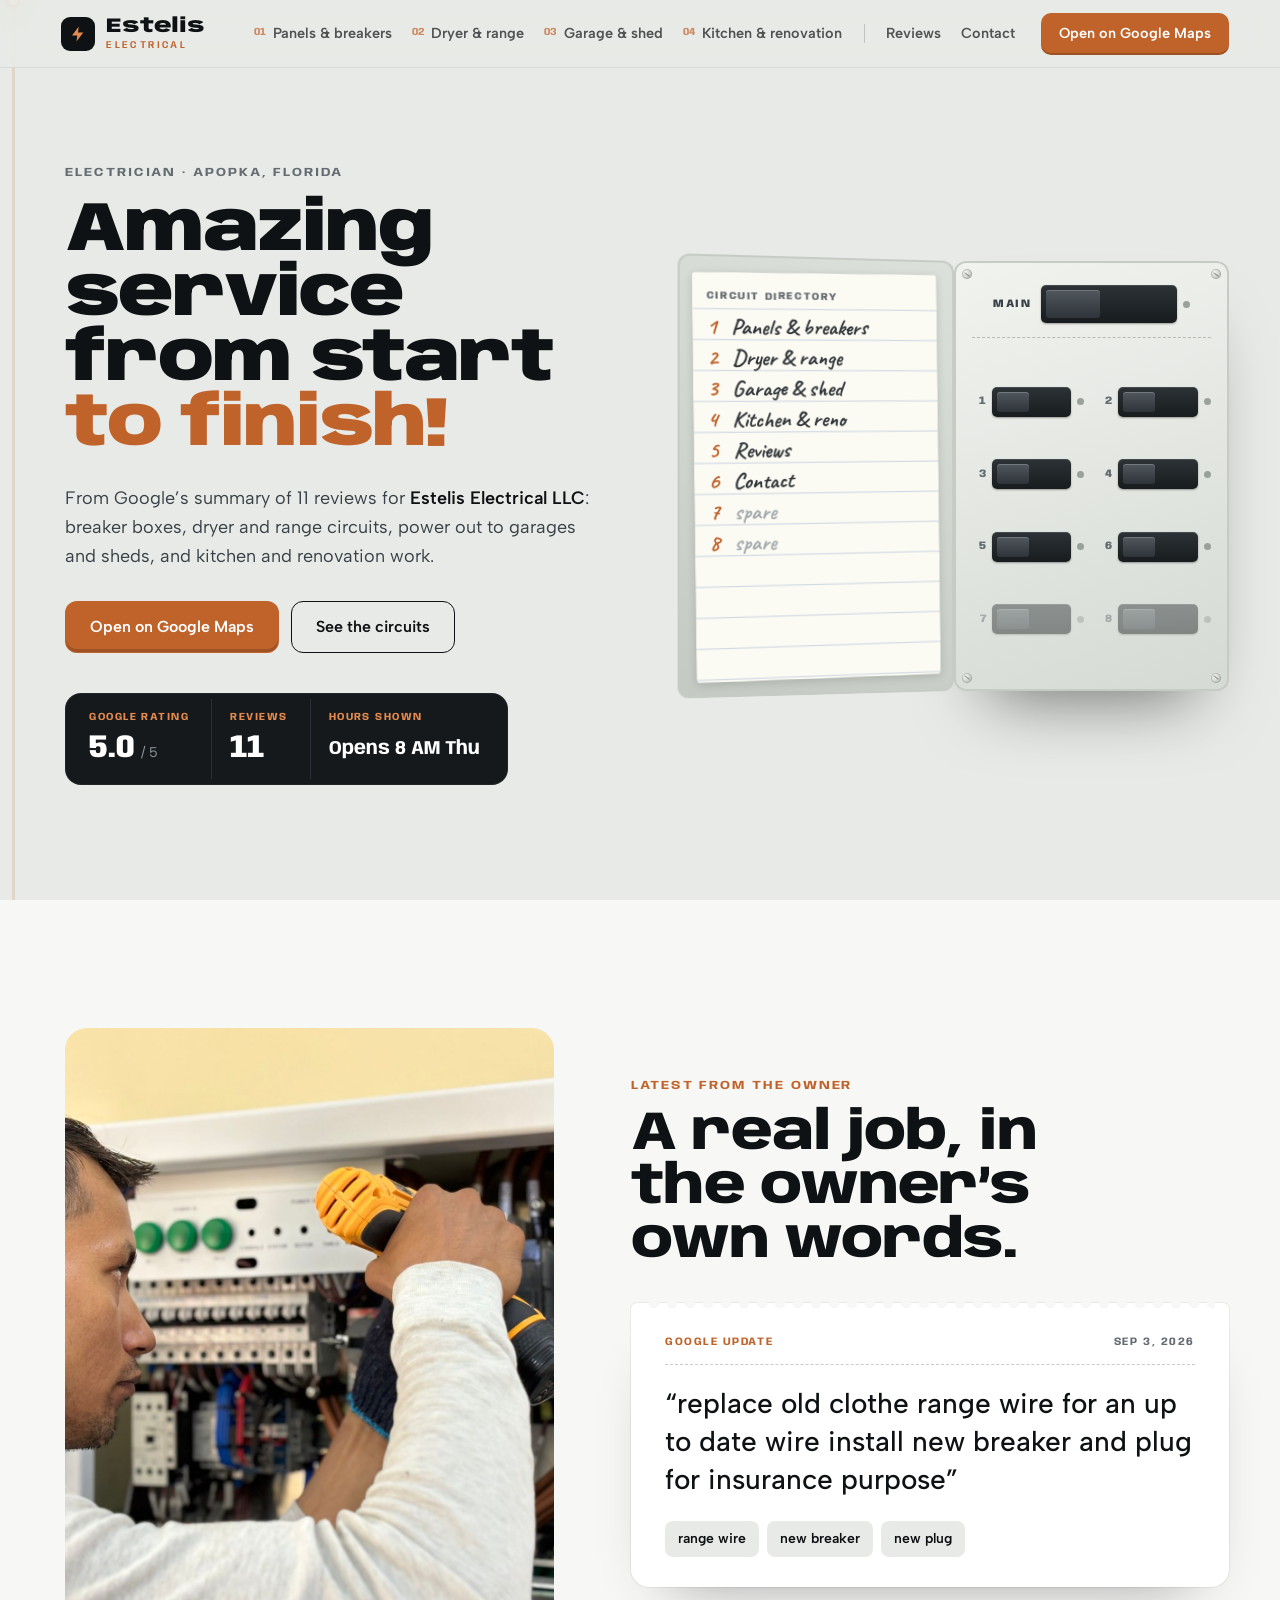
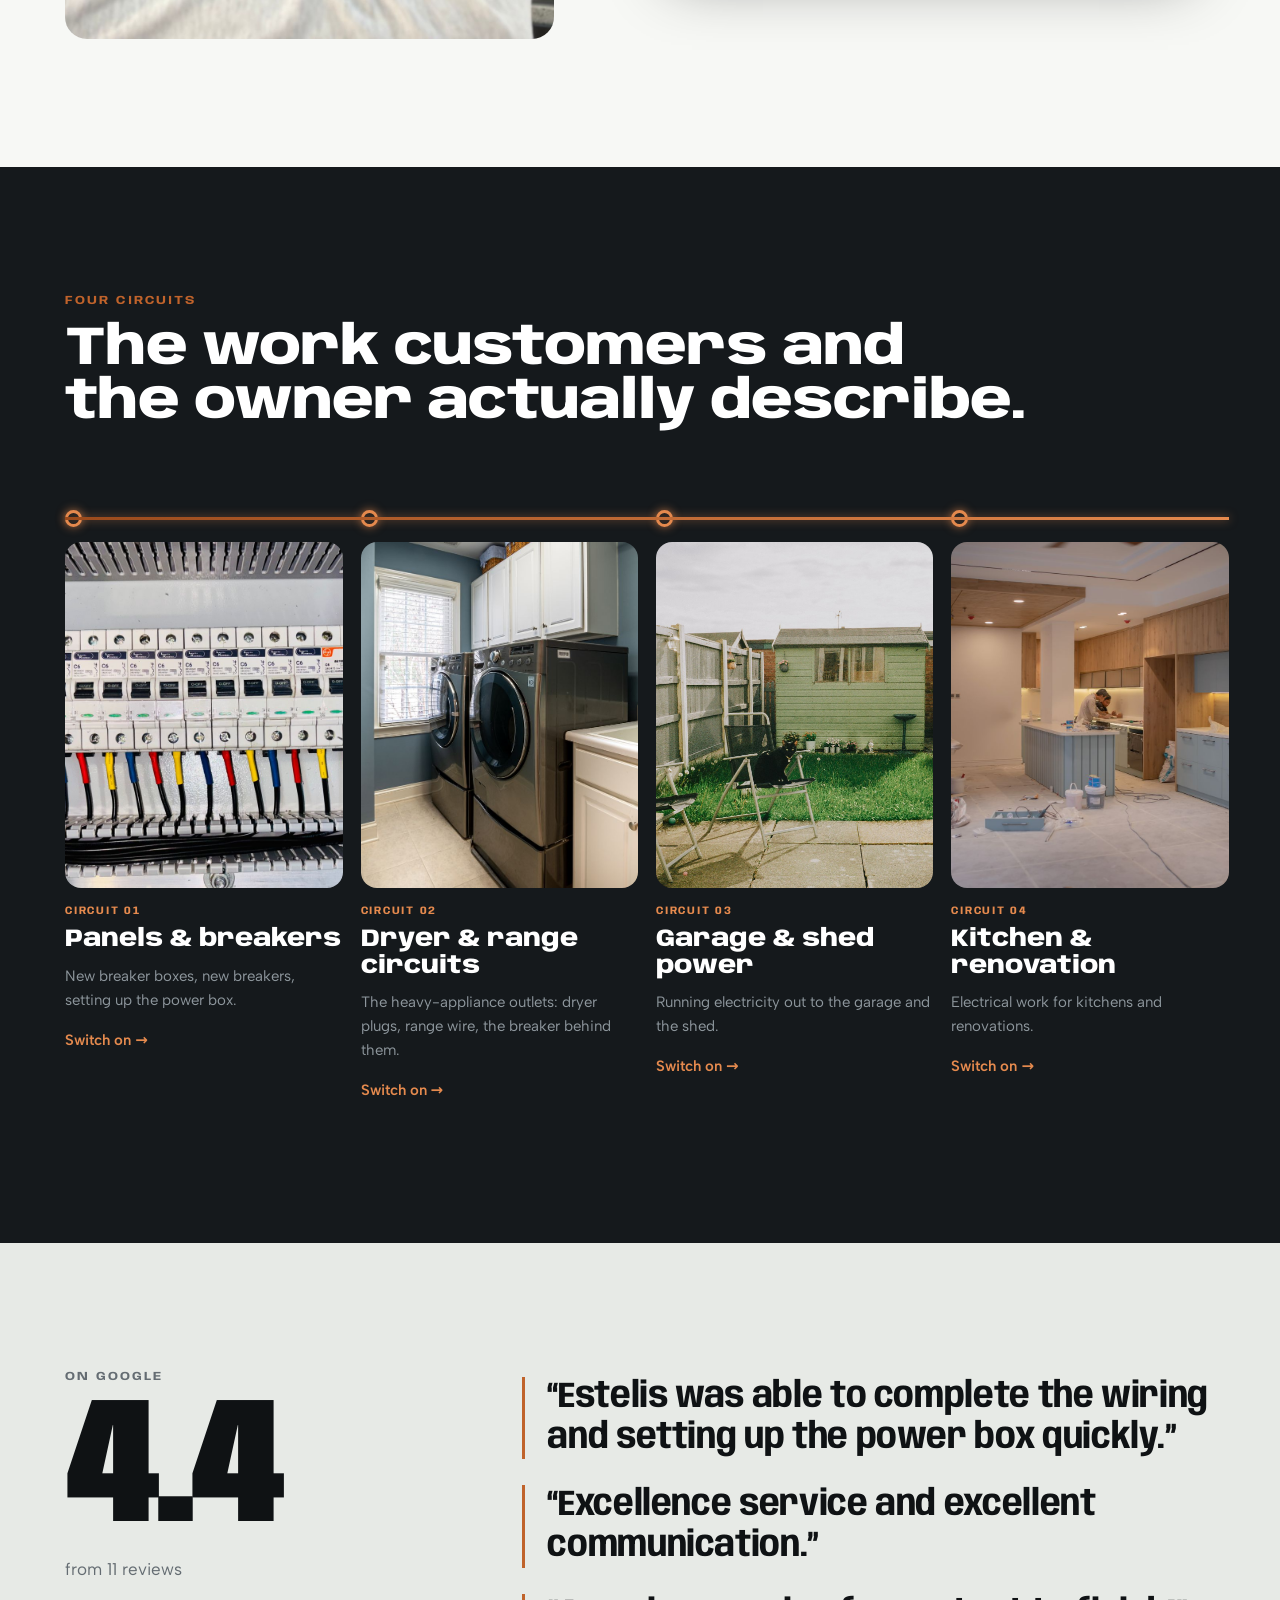
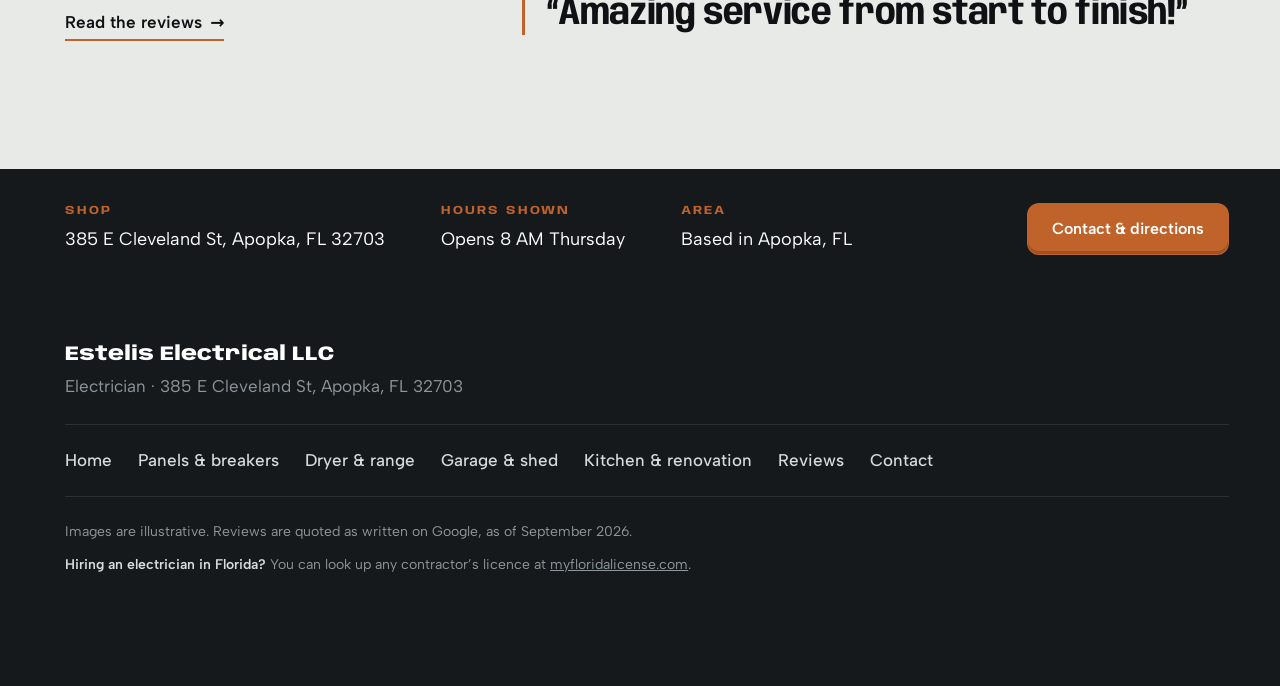
<file: index.html>
<!doctype html>
<html lang="en">
<head>
<meta charset="utf-8">
<meta name="viewport" content="width=device-width, initial-scale=1">
<title>Estelis Electrical · Electrician in Apopka, FL</title>
<meta name="description" content="Estelis Electrical LLC, an electrician in Apopka, Florida. Breaker boxes, dryer and range circuits, garage and shed power, kitchen and renovation electrical. Rated 5.0 from 11 Google reviews.">
<meta name="theme-color" content="#15191C">
<link rel="icon" href="assets/favicon.svg" type="image/svg+xml">
<link rel="preconnect" href="https://fonts.googleapis.com">
<link rel="preconnect" href="https://fonts.gstatic.com" crossorigin>
<link href="https://fonts.googleapis.com/css2?family=Albert+Sans:ital,wght@0,400;0,500;0,600;0,700;1,400&family=Anybody:wdth,wght@50..150,400..900&family=Caveat:wght@500;700&display=swap" rel="stylesheet">
<link rel="stylesheet" href="assets/site.css">
<script type="application/ld+json">
{
  "@context": "https://schema.org",
  "@type": "Electrician",
  "name": "Estelis Electrical LLC",
  "address": {
    "@type": "PostalAddress",
    "streetAddress": "385 E Cleveland St",
    "addressLocality": "Apopka",
    "addressRegion": "FL",
    "postalCode": "32703",
    "addressCountry": "US"
  },
  "aggregateRating": {
    "@type": "AggregateRating",
    "ratingValue": "5.0",
    "reviewCount": "11"
  }
}
</script>
</head>
<body class="pg-home">

<a class="skip" href="#main">Skip to content</a>
<div class="wire" aria-hidden="true"><span class="wire-fill" id="wireFill"></span><span class="wire-spark" id="wireSpark"></span></div>

<header class="bar">
  <a class="mark" href="index.html" aria-label="Estelis Electrical, home">
    <span class="mark-glyph" aria-hidden="true"><svg viewBox="0 0 24 24"><path d="M13 2 4 14h7l-1 8 9-12h-7z"/></svg></span>
    <span class="mark-text">Estelis<span class="mark-sub">Electrical</span></span>
  </a>
  <nav class="nav" id="siteNav" aria-label="Site">
    <p class="nav-k">Circuits</p>
    <a href="panels-breakers.html"><span class="nav-n">01</span>Panels &amp; breakers</a>
    <a href="dryer-range.html"><span class="nav-n">02</span>Dryer &amp; range</a>
    <a href="garage-shed.html"><span class="nav-n">03</span>Garage &amp; shed</a>
    <a href="kitchen-renovation.html"><span class="nav-n">04</span>Kitchen &amp; renovation</a>
    <a href="reviews.html" class="nav-sec nav-first-sec">Reviews</a>
    <a href="contact.html" class="nav-sec">Contact</a>
  </nav>
  <a class="bar-cta" href="https://www.google.com/maps/search/?api=1&amp;query=Estelis+Electrical+LLC+385+E+Cleveland+St+Apopka+FL+32703" target="_blank" rel="noopener">Open on Google Maps</a>
  <button class="menu-btn" type="button" aria-expanded="false" aria-controls="siteNav"><span class="menu-lines" aria-hidden="true"></span><span class="menu-word">Menu</span></button>
</header>

<main id="main">

<section class="hero">
  <div class="hero-copy">
    <p class="kicker rv">Electrician · Apopka, Florida</p>
    <h1 class="hero-h rv"><span class="hh-1">Amazing service</span> <span class="hh-2">from start</span> <span class="hh-3">to finish!</span></h1>
    <p class="hero-attr rv">From Google’s summary of 11 reviews for <strong>Estelis Electrical LLC</strong>: breaker boxes, dryer and range circuits, power out to garages and sheds, and kitchen and renovation work.</p>
    <div class="hero-cta rv">
      <a class="btn btn-copper" href="https://www.google.com/maps/search/?api=1&amp;query=Estelis+Electrical+LLC+385+E+Cleveland+St+Apopka+FL+32703" target="_blank" rel="noopener">Open on Google Maps</a>
      <a class="btn btn-line" href="#circuits">See the circuits</a>
    </div>
    <dl class="readout rv">
      <div><dt>Google rating</dt><dd><span class="ro-big" data-count="5.0">5.0</span><span class="ro-unit">/ 5</span></dd></div>
      <div><dt>Reviews</dt><dd><span class="ro-big">11</span></dd></div>
      <div><dt>Hours shown</dt><dd><span class="ro-mid">Opens 8 AM Thu</span></dd></div>
    </dl>
  </div>

  <div class="rig" id="rig">
    <div class="panel">
      <div class="deadfront">
        <div class="main-bk"><span class="main-k">Main</span><a class="bk" href="#circuits" tabindex="-1" aria-hidden="true" data-n="M"><span class="bk-n">M</span><span class="bk-body"><span class="bk-h"></span></span><span class="bk-led"></span></a></div>
        <div class="bk-grid">
          <a class="bk" href="panels-breakers.html" tabindex="-1" aria-hidden="true" data-n="1"><span class="bk-n">1</span><span class="bk-body"><span class="bk-h"></span></span><span class="bk-led"></span></a>
          <a class="bk" href="dryer-range.html" tabindex="-1" aria-hidden="true" data-n="2"><span class="bk-n">2</span><span class="bk-body"><span class="bk-h"></span></span><span class="bk-led"></span></a>
          <a class="bk" href="garage-shed.html" tabindex="-1" aria-hidden="true" data-n="3"><span class="bk-n">3</span><span class="bk-body"><span class="bk-h"></span></span><span class="bk-led"></span></a>
          <a class="bk" href="kitchen-renovation.html" tabindex="-1" aria-hidden="true" data-n="4"><span class="bk-n">4</span><span class="bk-body"><span class="bk-h"></span></span><span class="bk-led"></span></a>
          <a class="bk" href="reviews.html" tabindex="-1" aria-hidden="true" data-n="5"><span class="bk-n">5</span><span class="bk-body"><span class="bk-h"></span></span><span class="bk-led"></span></a>
          <a class="bk" href="contact.html" tabindex="-1" aria-hidden="true" data-n="6"><span class="bk-n">6</span><span class="bk-body"><span class="bk-h"></span></span><span class="bk-led"></span></a>
          <span class="bk bk-spare" aria-hidden="true" data-n="7"><span class="bk-n">7</span><span class="bk-body"><span class="bk-h"></span></span><span class="bk-led"></span></span>
          <span class="bk bk-spare" aria-hidden="true" data-n="8"><span class="bk-n">8</span><span class="bk-body"><span class="bk-h"></span></span><span class="bk-led"></span></span>
        </div>
        <span class="screw s1"></span><span class="screw s2"></span><span class="screw s3"></span><span class="screw s4"></span>
      </div>
      <div class="door">
        <div class="door-front"><span class="door-latch"></span><span class="door-name">Estelis</span><span class="door-sub">Electrical LLC</span></div>
        <div class="door-back">
      <ol class="dir">
        <li class="dir-h">Circuit directory</li>
        <li><span class="dir-n">1</span><a href="panels-breakers.html">Panels &amp; breakers</a></li>
        <li><span class="dir-n">2</span><a href="dryer-range.html">Dryer &amp; range</a></li>
        <li><span class="dir-n">3</span><a href="garage-shed.html">Garage &amp; shed</a></li>
        <li><span class="dir-n">4</span><a href="kitchen-renovation.html">Kitchen &amp; reno</a></li>
        <li><span class="dir-n">5</span><a href="reviews.html">Reviews</a></li>
        <li><span class="dir-n">6</span><a href="contact.html">Contact</a></li>
        <li class="dir-spare"><span class="dir-n">7</span><span>spare</span></li>
        <li class="dir-spare"><span class="dir-n">8</span><span>spare</span></li>
      </ol>
        </div>
      </div>
    </div>
  </div>
</section>

<section class="post" aria-labelledby="postH">
  <div class="post-in">
    <figure class="post-photo rv"><img src="assets/img/hero-panel.jpg" alt="An electrician drilling at an open breaker panel" loading="lazy" width="1800" height="1200"></figure>
    <div class="post-copy">
    <p class="kicker kicker-copper rv">Latest from the owner</p>
    <h2 id="postH" class="h2 rv">A real job, in the owner’s own words.</h2>
    <article class="ticket rv">
      <header class="ticket-top"><span>Google update</span><time>Sep 3, 2026</time></header>
      <p class="ticket-text">&ldquo;replace old clothe range wire for an up to date wire install new breaker and plug for insurance purpose&rdquo;</p>
      <ul class="ticket-tags"><li>range wire</li><li>new breaker</li><li>new plug</li></ul>
    </article>
    </div>
  </div>
</section>

<section class="circuits" id="circuits" aria-labelledby="cirH">
  <div class="cir-head">
    <p class="kicker kicker-copper rv">Four circuits</p>
    <h2 id="cirH" class="h2 h2-light rv">The work customers and the owner actually describe.</h2>
  </div>
  <ol class="run">
    <li class="run-item rv">
      <a class="run-card" href="panels-breakers.html">
        <span class="run-node" aria-hidden="true"></span>
        <span class="run-photo"><img src="assets/img/breakers-wired.jpg" alt="" loading="lazy"></span>
        <span class="run-n">Circuit 01</span>
        <span class="run-name">Panels &amp; breakers</span>
        <span class="run-sub">New breaker boxes, new breakers, setting up the power box.</span>
        <span class="run-go" aria-hidden="true">Switch on &rarr;</span>
      </a>
    </li>
    <li class="run-item rv">
      <a class="run-card" href="dryer-range.html">
        <span class="run-node" aria-hidden="true"></span>
        <span class="run-photo"><img src="assets/img/laundry.jpg" alt="" loading="lazy"></span>
        <span class="run-n">Circuit 02</span>
        <span class="run-name">Dryer &amp; range circuits</span>
        <span class="run-sub">The heavy-appliance outlets: dryer plugs, range wire, the breaker behind them.</span>
        <span class="run-go" aria-hidden="true">Switch on &rarr;</span>
      </a>
    </li>
    <li class="run-item rv">
      <a class="run-card" href="garage-shed.html">
        <span class="run-node" aria-hidden="true"></span>
        <span class="run-photo"><img src="assets/img/shed.jpg" alt="" loading="lazy"></span>
        <span class="run-n">Circuit 03</span>
        <span class="run-name">Garage &amp; shed power</span>
        <span class="run-sub">Running electricity out to the garage and the shed.</span>
        <span class="run-go" aria-hidden="true">Switch on &rarr;</span>
      </a>
    </li>
    <li class="run-item rv">
      <a class="run-card" href="kitchen-renovation.html">
        <span class="run-node" aria-hidden="true"></span>
        <span class="run-photo"><img src="assets/img/kitchen-reno.jpg" alt="" loading="lazy"></span>
        <span class="run-n">Circuit 04</span>
        <span class="run-name">Kitchen &amp; renovation</span>
        <span class="run-sub">Electrical work for kitchens and renovations.</span>
        <span class="run-go" aria-hidden="true">Switch on &rarr;</span>
      </a>
    </li>
  </ol>
</section>

<section class="voices" aria-labelledby="voiH">
  <div class="voices-in">
    <div class="voi-score rv">
      <p class="kicker">On Google</p>
      <p class="voi-big"><span data-count="5.0">5.0</span></p>
      <p class="voi-of">from 11 reviews</p>
      <a class="link-arrow" href="reviews.html">Read the reviews</a>
    </div>
    <div class="voi-list">
      <h2 id="voiH" class="sr">What reviewers say</h2>
      <p class="voi-q rv">&ldquo;Estelis was able to complete the wiring and setting up the power box quickly.&rdquo;</p>
      <p class="voi-q rv">&ldquo;Excellence service and excellent communication.&rdquo;</p>
      <p class="voi-q rv">&ldquo;Amazing service from start to finish!&rdquo;</p>
    </div>
  </div>
</section>

<section class="where" aria-label="Location">
  <div class="where-in">
    <div><p class="kicker kicker-copper">Shop</p><p class="where-v">385 E Cleveland St, Apopka, FL 32703</p></div>
    <div><p class="kicker kicker-copper">Hours shown</p><p class="where-v">Opens 8 AM Thursday</p></div>
    <div><p class="kicker kicker-copper">Area</p><p class="where-v">Based in Apopka, FL</p></div>
    <a class="btn btn-copper" href="contact.html">Contact &amp; directions</a>
  </div>
</section>

</main>

<footer class="foot">
  <div class="foot-in">
    <div class="foot-id">
      <p class="foot-mark">Estelis Electrical LLC</p>
      <p>Electrician · 385 E Cleveland St, Apopka, FL 32703</p>
    </div>
    <nav class="foot-nav" aria-label="Footer">
      <a href="index.html">Home</a>
      <a href="panels-breakers.html">Panels &amp; breakers</a>
      <a href="dryer-range.html">Dryer &amp; range</a>
      <a href="garage-shed.html">Garage &amp; shed</a>
      <a href="kitchen-renovation.html">Kitchen &amp; renovation</a>
      <a href="reviews.html">Reviews</a>
      <a href="contact.html">Contact</a>
    </nav>
    <div class="foot-fine">
      <p>Images are illustrative. Reviews are quoted as written on Google, as of September 2026.</p>
      <p><strong>Hiring an electrician in Florida?</strong> You can look up any contractor’s licence at <a href="https://www.myfloridalicense.com/" target="_blank" rel="noopener">myfloridalicense.com</a>.</p>
    </div>
  </div>
</footer>

<a class="dock" href="https://www.google.com/maps/dir/?api=1&amp;destination=385+E+Cleveland+St+Apopka+FL+32703" target="_blank" rel="noopener">Directions to Apopka</a>

<script src="assets/site.js" defer></script>
</body>
</html>
</file>
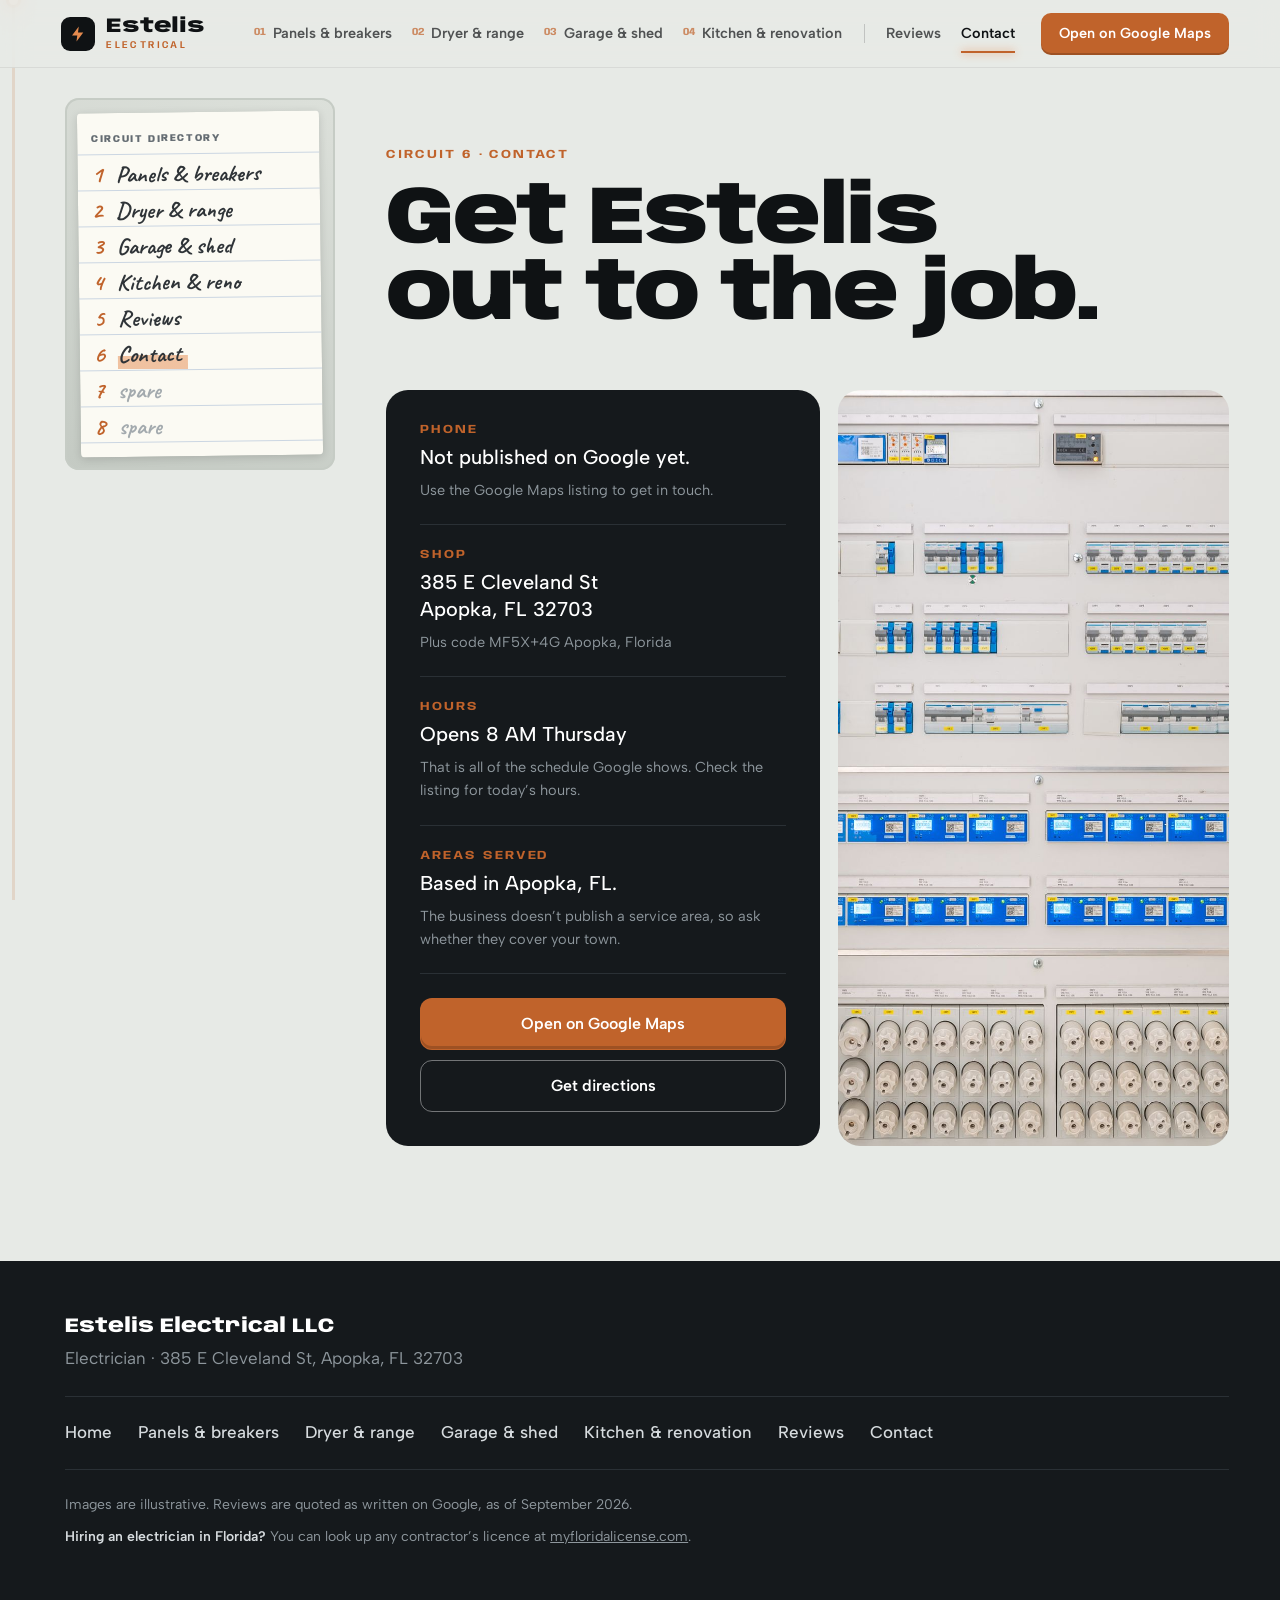
<file: contact.html>
<!doctype html>
<html lang="en">
<head>
<meta charset="utf-8">
<meta name="viewport" content="width=device-width, initial-scale=1">
<title>Contact &amp; directions · Estelis Electrical, Apopka FL</title>
<meta name="description" content="Find Estelis Electrical LLC at 385 E Cleveland St, Apopka, FL 32703.">
<meta name="theme-color" content="#15191C">
<link rel="icon" href="assets/favicon.svg" type="image/svg+xml">
<link rel="preconnect" href="https://fonts.googleapis.com">
<link rel="preconnect" href="https://fonts.gstatic.com" crossorigin>
<link href="https://fonts.googleapis.com/css2?family=Albert+Sans:ital,wght@0,400;0,500;0,600;0,700;1,400&family=Anybody:wdth,wght@50..150,400..900&family=Caveat:wght@500;700&display=swap" rel="stylesheet">
<link rel="stylesheet" href="assets/site.css">
<script type="application/ld+json">
{
  "@context": "https://schema.org",
  "@type": "Electrician",
  "name": "Estelis Electrical LLC",
  "address": {
    "@type": "PostalAddress",
    "streetAddress": "385 E Cleveland St",
    "addressLocality": "Apopka",
    "addressRegion": "FL",
    "postalCode": "32703",
    "addressCountry": "US"
  },
  "aggregateRating": {
    "@type": "AggregateRating",
    "ratingValue": "5.0",
    "reviewCount": "11"
  }
}
</script>
</head>
<body class="pg-contact">

<a class="skip" href="#main">Skip to content</a>
<div class="wire" aria-hidden="true"><span class="wire-fill" id="wireFill"></span><span class="wire-spark" id="wireSpark"></span></div>

<header class="bar">
  <a class="mark" href="index.html" aria-label="Estelis Electrical, home">
    <span class="mark-glyph" aria-hidden="true"><svg viewBox="0 0 24 24"><path d="M13 2 4 14h7l-1 8 9-12h-7z"/></svg></span>
    <span class="mark-text">Estelis<span class="mark-sub">Electrical</span></span>
  </a>
  <nav class="nav" id="siteNav" aria-label="Site">
    <p class="nav-k">Circuits</p>
    <a href="panels-breakers.html"><span class="nav-n">01</span>Panels &amp; breakers</a>
    <a href="dryer-range.html"><span class="nav-n">02</span>Dryer &amp; range</a>
    <a href="garage-shed.html"><span class="nav-n">03</span>Garage &amp; shed</a>
    <a href="kitchen-renovation.html"><span class="nav-n">04</span>Kitchen &amp; renovation</a>
    <a href="reviews.html" class="nav-sec nav-first-sec">Reviews</a>
    <a href="contact.html" aria-current="page" class="nav-sec">Contact</a>
  </nav>
  <a class="bar-cta" href="https://www.google.com/maps/search/?api=1&amp;query=Estelis+Electrical+LLC+385+E+Cleveland+St+Apopka+FL+32703" target="_blank" rel="noopener">Open on Google Maps</a>
  <button class="menu-btn" type="button" aria-expanded="false" aria-controls="siteNav"><span class="menu-lines" aria-hidden="true"></span><span class="menu-word">Menu</span></button>
</header>

<main id="main" class="circuit-layout">
  <aside class="rail" aria-label="Circuit directory">
    <div class="rail-card">
      <ol class="dir">
        <li class="dir-h">Circuit directory</li>
        <li><span class="dir-n">1</span><a href="panels-breakers.html">Panels &amp; breakers</a></li>
        <li><span class="dir-n">2</span><a href="dryer-range.html">Dryer &amp; range</a></li>
        <li><span class="dir-n">3</span><a href="garage-shed.html">Garage &amp; shed</a></li>
        <li><span class="dir-n">4</span><a href="kitchen-renovation.html">Kitchen &amp; reno</a></li>
        <li><span class="dir-n">5</span><a href="reviews.html">Reviews</a></li>
        <li class="is-on"><span class="dir-n">6</span><a href="contact.html">Contact</a></li>
        <li class="dir-spare"><span class="dir-n">7</span><span>spare</span></li>
        <li class="dir-spare"><span class="dir-n">8</span><span>spare</span></li>
      </ol>
    </div>
  </aside>
  <div class="circuit-main">
    <section class="ct">
      <p class="kicker kicker-copper rv">Circuit 6 · Contact</p>
      <h1 class="c-h c-h-ink rv">Get Estelis out to the job.</h1>
      <div class="ct-grid">
        <div class="ct-card rv">
          <div class="ct-row"><p class="kicker kicker-copper">Phone</p><p class="ct-v">Not published on Google yet.</p><p class="ct-s">Use the Google Maps listing to get in touch.</p></div>
          <div class="ct-row"><p class="kicker kicker-copper">Shop</p><p class="ct-v">385 E Cleveland St<br>Apopka, FL 32703</p><p class="ct-s">Plus code MF5X+4G Apopka, Florida</p></div>
          <div class="ct-row"><p class="kicker kicker-copper">Hours</p><p class="ct-v">Opens 8 AM Thursday</p><p class="ct-s">That is all of the schedule Google shows. Check the listing for today’s hours.</p></div>
          <div class="ct-row"><p class="kicker kicker-copper">Areas served</p>
          <p class="ct-v">Based in Apopka, FL.</p>
          <p class="ct-s">The business doesn’t publish a service area, so ask whether they cover your town.</p>
        </div>
          <div class="ct-btns"><a class="btn btn-copper btn-wide" href="https://www.google.com/maps/search/?api=1&amp;query=Estelis+Electrical+LLC+385+E+Cleveland+St+Apopka+FL+32703" target="_blank" rel="noopener">Open on Google Maps</a><a class="btn btn-line-light btn-wide" href="https://www.google.com/maps/dir/?api=1&amp;destination=385+E+Cleveland+St+Apopka+FL+32703" target="_blank" rel="noopener">Get directions</a></div>
        </div>
        <figure class="ct-photo rv"><img src="assets/img/breaker-rows.jpg" alt="Rows of breakers in a panel" loading="lazy" width="1400" height="933"></figure>
      </div>
    </section>
  </div>
</main>

<footer class="foot">
  <div class="foot-in">
    <div class="foot-id">
      <p class="foot-mark">Estelis Electrical LLC</p>
      <p>Electrician · 385 E Cleveland St, Apopka, FL 32703</p>
    </div>
    <nav class="foot-nav" aria-label="Footer">
      <a href="index.html">Home</a>
      <a href="panels-breakers.html">Panels &amp; breakers</a>
      <a href="dryer-range.html">Dryer &amp; range</a>
      <a href="garage-shed.html">Garage &amp; shed</a>
      <a href="kitchen-renovation.html">Kitchen &amp; renovation</a>
      <a href="reviews.html">Reviews</a>
      <a href="contact.html">Contact</a>
    </nav>
    <div class="foot-fine">
      <p>Images are illustrative. Reviews are quoted as written on Google, as of September 2026.</p>
      <p><strong>Hiring an electrician in Florida?</strong> You can look up any contractor’s licence at <a href="https://www.myfloridalicense.com/" target="_blank" rel="noopener">myfloridalicense.com</a>.</p>
    </div>
  </div>
</footer>

<a class="dock" href="https://www.google.com/maps/dir/?api=1&amp;destination=385+E+Cleveland+St+Apopka+FL+32703" target="_blank" rel="noopener">Directions to Apopka</a>

<script src="assets/site.js" defer></script>
</body>
</html>
</file>
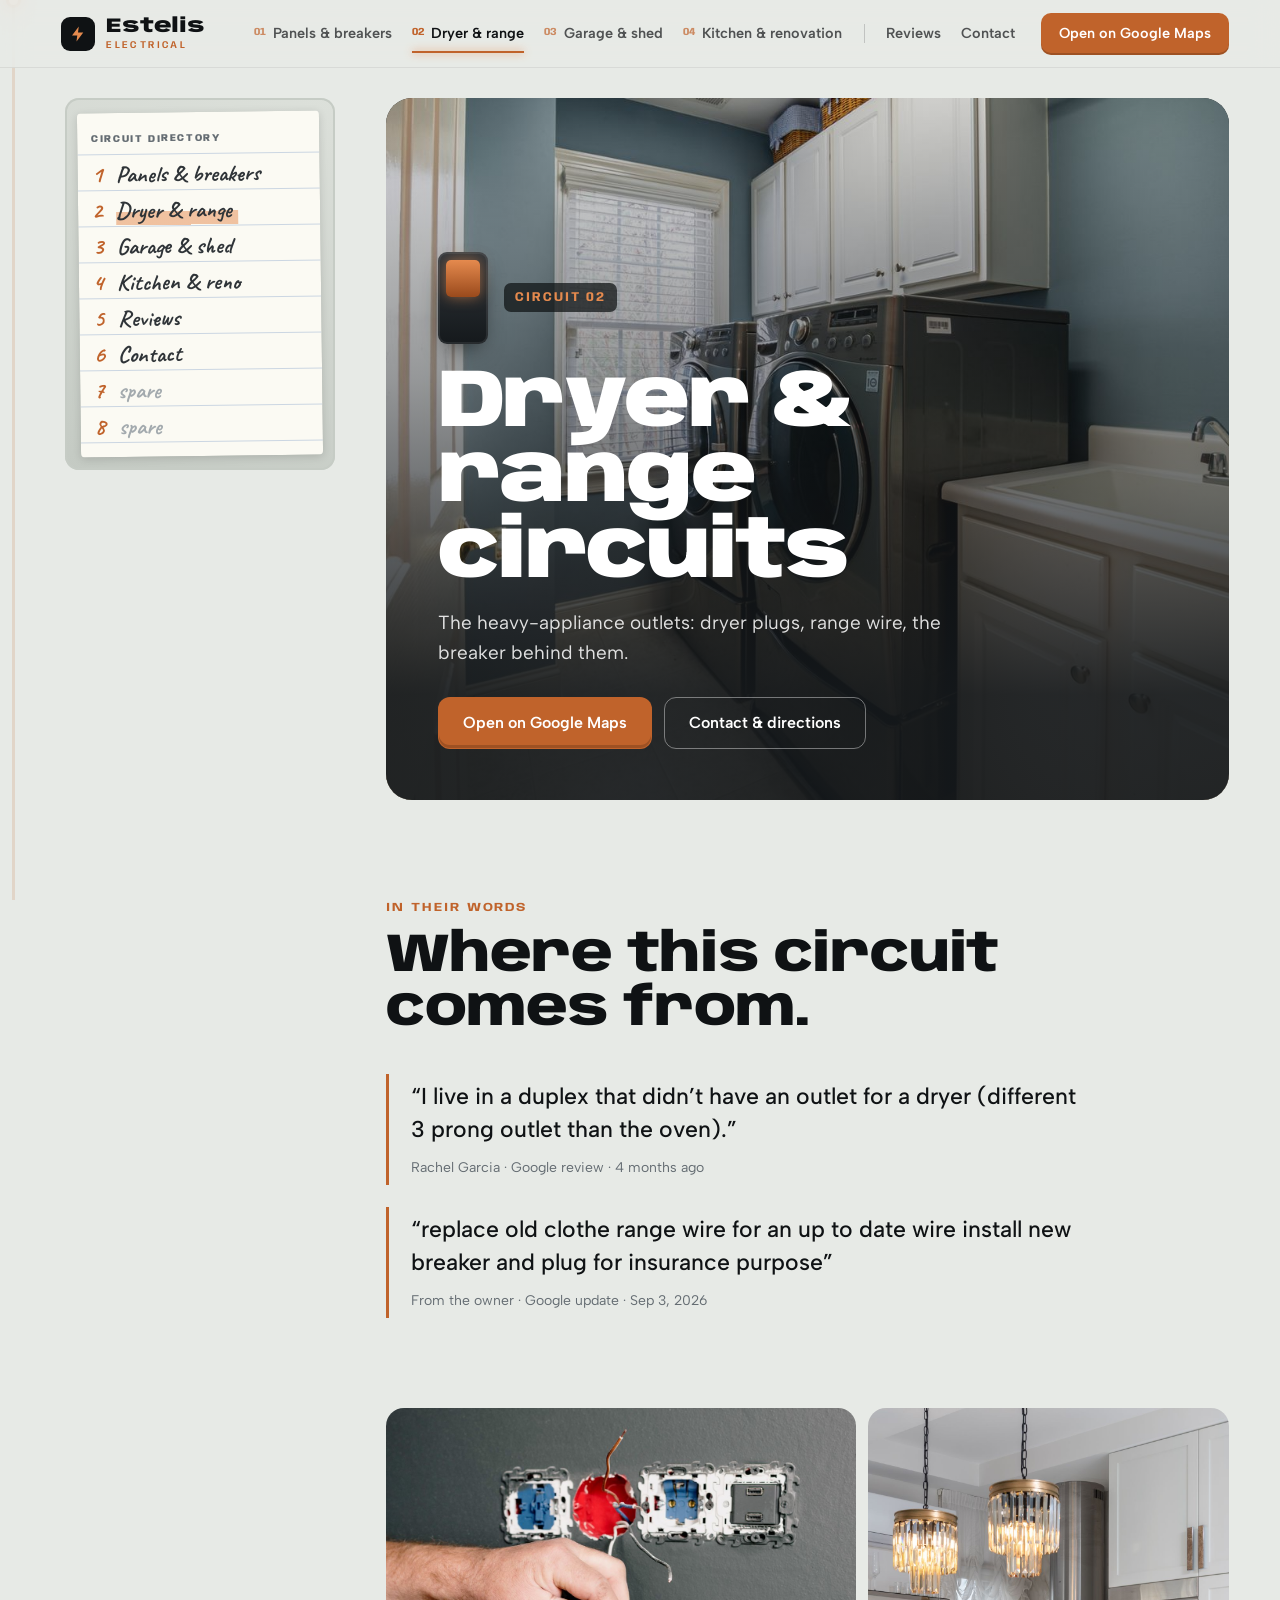
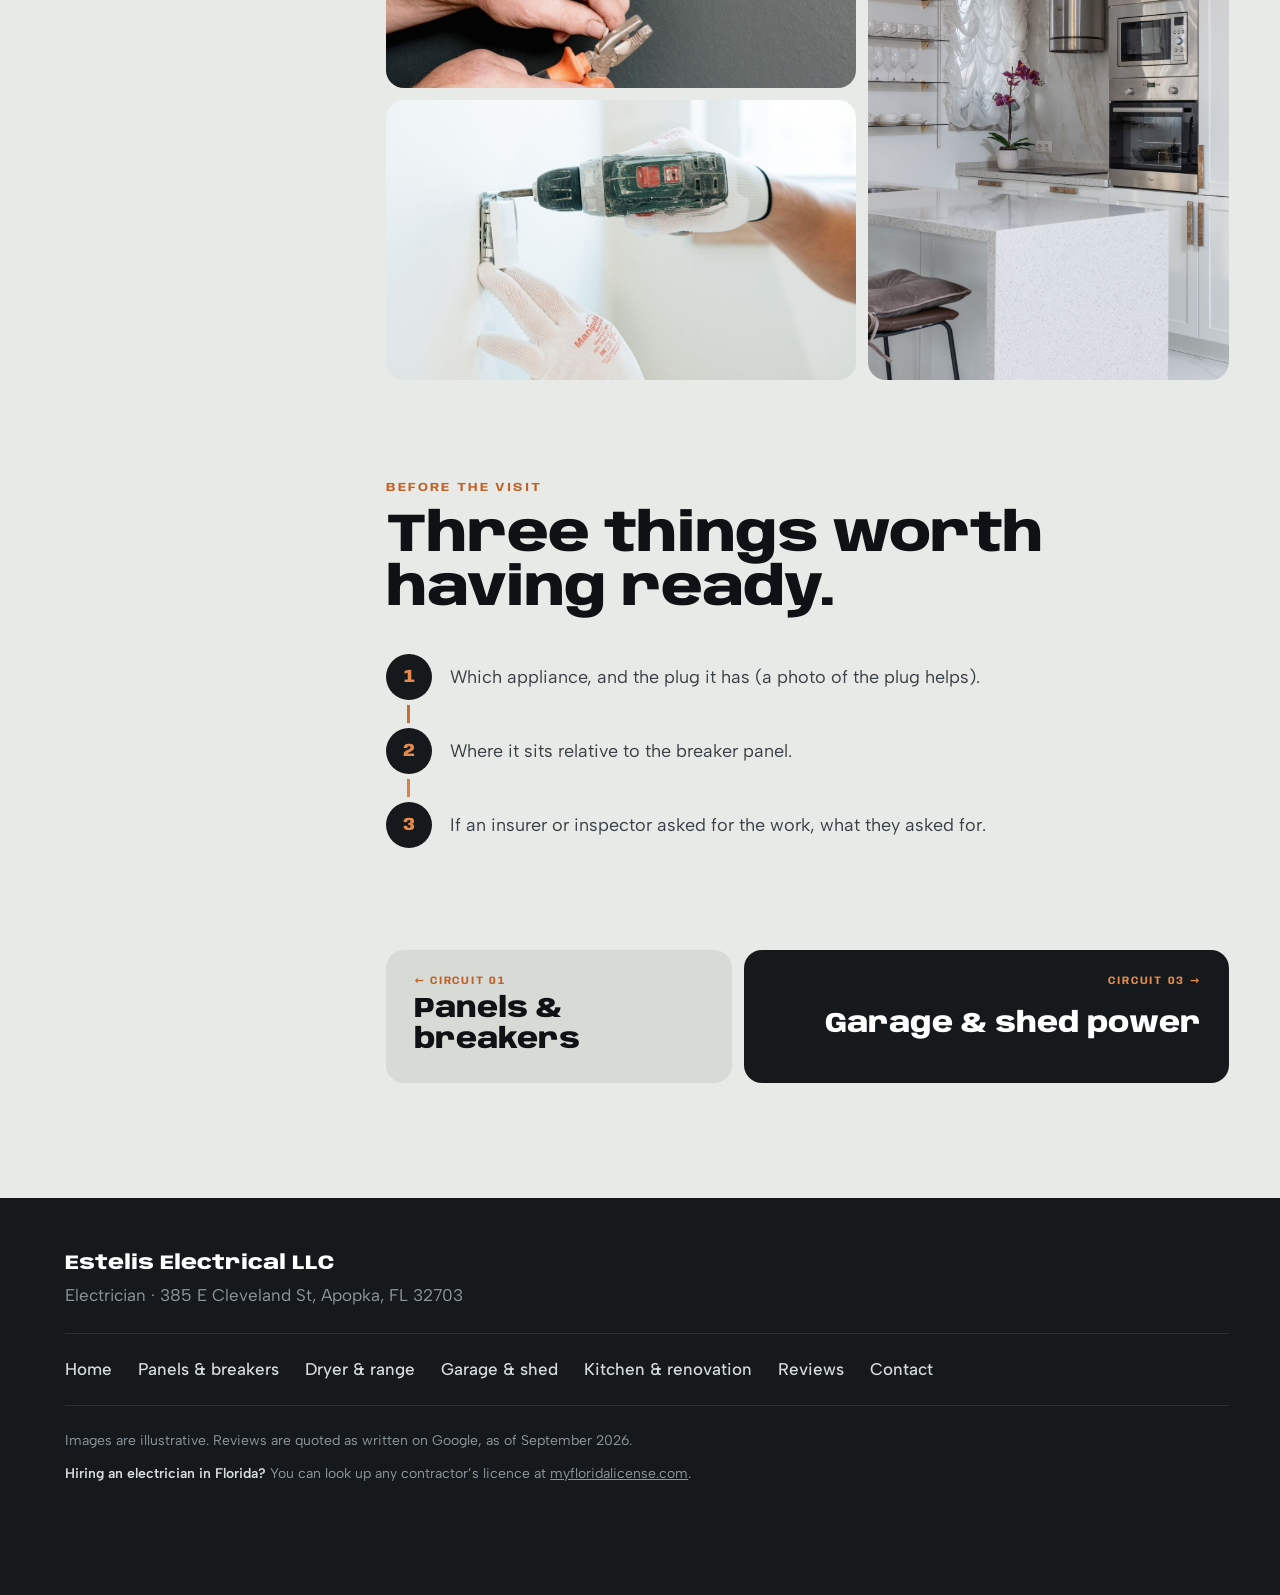
<file: dryer-range.html>
<!doctype html>
<html lang="en">
<head>
<meta charset="utf-8">
<meta name="viewport" content="width=device-width, initial-scale=1">
<title>Dryer outlet & range wiring · Estelis Electrical, Apopka FL</title>
<meta name="description" content="Dryer outlets and range wiring by Estelis Electrical LLC in Apopka, FL.">
<meta name="theme-color" content="#15191C">
<link rel="icon" href="assets/favicon.svg" type="image/svg+xml">
<link rel="preconnect" href="https://fonts.googleapis.com">
<link rel="preconnect" href="https://fonts.gstatic.com" crossorigin>
<link href="https://fonts.googleapis.com/css2?family=Albert+Sans:ital,wght@0,400;0,500;0,600;0,700;1,400&family=Anybody:wdth,wght@50..150,400..900&family=Caveat:wght@500;700&display=swap" rel="stylesheet">
<link rel="stylesheet" href="assets/site.css">
<script type="application/ld+json">
{
  "@context": "https://schema.org",
  "@type": "Electrician",
  "name": "Estelis Electrical LLC",
  "address": {
    "@type": "PostalAddress",
    "streetAddress": "385 E Cleveland St",
    "addressLocality": "Apopka",
    "addressRegion": "FL",
    "postalCode": "32703",
    "addressCountry": "US"
  },
  "aggregateRating": {
    "@type": "AggregateRating",
    "ratingValue": "5.0",
    "reviewCount": "11"
  }
}
</script>
</head>
<body class="pg-circuit">

<a class="skip" href="#main">Skip to content</a>
<div class="wire" aria-hidden="true"><span class="wire-fill" id="wireFill"></span><span class="wire-spark" id="wireSpark"></span></div>

<header class="bar">
  <a class="mark" href="index.html" aria-label="Estelis Electrical, home">
    <span class="mark-glyph" aria-hidden="true"><svg viewBox="0 0 24 24"><path d="M13 2 4 14h7l-1 8 9-12h-7z"/></svg></span>
    <span class="mark-text">Estelis<span class="mark-sub">Electrical</span></span>
  </a>
  <nav class="nav" id="siteNav" aria-label="Site">
    <p class="nav-k">Circuits</p>
    <a href="panels-breakers.html"><span class="nav-n">01</span>Panels &amp; breakers</a>
    <a href="dryer-range.html" aria-current="page"><span class="nav-n">02</span>Dryer &amp; range</a>
    <a href="garage-shed.html"><span class="nav-n">03</span>Garage &amp; shed</a>
    <a href="kitchen-renovation.html"><span class="nav-n">04</span>Kitchen &amp; renovation</a>
    <a href="reviews.html" class="nav-sec nav-first-sec">Reviews</a>
    <a href="contact.html" class="nav-sec">Contact</a>
  </nav>
  <a class="bar-cta" href="https://www.google.com/maps/search/?api=1&amp;query=Estelis+Electrical+LLC+385+E+Cleveland+St+Apopka+FL+32703" target="_blank" rel="noopener">Open on Google Maps</a>
  <button class="menu-btn" type="button" aria-expanded="false" aria-controls="siteNav"><span class="menu-lines" aria-hidden="true"></span><span class="menu-word">Menu</span></button>
</header>

<main id="main" class="circuit-layout">
  <aside class="rail" aria-label="Circuit directory">
    <div class="rail-card">
      <ol class="dir">
        <li class="dir-h">Circuit directory</li>
        <li><span class="dir-n">1</span><a href="panels-breakers.html">Panels &amp; breakers</a></li>
        <li class="is-on"><span class="dir-n">2</span><a href="dryer-range.html" aria-current="page">Dryer &amp; range</a></li>
        <li><span class="dir-n">3</span><a href="garage-shed.html">Garage &amp; shed</a></li>
        <li><span class="dir-n">4</span><a href="kitchen-renovation.html">Kitchen &amp; reno</a></li>
        <li><span class="dir-n">5</span><a href="reviews.html">Reviews</a></li>
        <li><span class="dir-n">6</span><a href="contact.html">Contact</a></li>
        <li class="dir-spare"><span class="dir-n">7</span><span>spare</span></li>
        <li class="dir-spare"><span class="dir-n">8</span><span>spare</span></li>
      </ol>
    </div>
  </aside>

  <div class="circuit-main">
    <section class="c-hero" aria-labelledby="cH">
      <div class="c-photo" id="cPhoto"><img src="assets/img/laundry.jpg" alt="" width="1400" height="933"></div>
      <div class="c-copy">
        <div class="c-switch">
          <button class="big-bk" id="bigBk" type="button" aria-pressed="false" aria-label="Circuit 02 breaker"><span class="big-bk-h"></span></button>
          <p class="c-n">Circuit 02</p>
        </div>
        <h1 id="cH" class="c-h">Dryer &amp; range circuits</h1>
        <p class="c-sub">The heavy-appliance outlets: dryer plugs, range wire, the breaker behind them.</p>
        <div class="c-cta"><a class="btn btn-copper" href="https://www.google.com/maps/search/?api=1&amp;query=Estelis+Electrical+LLC+385+E+Cleveland+St+Apopka+FL+32703" target="_blank" rel="noopener">Open on Google Maps</a><a class="btn btn-line-light" href="contact.html">Contact &amp; directions</a></div>
      </div>
    </section>

    <section class="c-evidence" aria-labelledby="evH">
      <p class="kicker kicker-copper rv">In their words</p>
      <h2 id="evH" class="h2 rv">Where this circuit comes from.</h2>
      <div class="ev-list rv">
          <blockquote class="ev"><p>&ldquo;I live in a duplex that didn’t have an outlet for a dryer (different 3 prong outlet than the oven).&rdquo;</p><footer>Rachel Garcia · Google review · 4 months ago</footer></blockquote>
          <blockquote class="ev"><p>&ldquo;replace old clothe range wire for an up to date wire install new breaker and plug for insurance purpose&rdquo;</p><footer>From the owner · Google update · Sep 3, 2026</footer></blockquote>
      </div>
    </section>

    <section class="c-gallery" aria-label="Pictures">
      <div class="gal g-dryer">
        <figure class="gf gf-a"><img src="assets/img/socket-pliers.jpg" alt="Hands fitting wires into a wall socket with pliers" loading="lazy" width="1200" height="800"></figure>
        <figure class="gf gf-b"><img src="assets/img/kitchen-oven.jpg" alt="A kitchen wall oven and microwave" loading="lazy" width="1200" height="1800"></figure>
        <figure class="gf gf-c"><img src="assets/img/outlet-drill.jpg" alt="A gloved hand drilling to mount an outlet on a wall" loading="lazy" width="1100" height="733"></figure>
      </div>
    </section>

    <section class="c-tips" aria-labelledby="tipH">
      <p class="kicker kicker-copper rv">Before the visit</p>
      <h2 id="tipH" class="h2 rv">Three things worth having ready.</h2>
      <ol class="tips">
        <li class="rv"><span class="tip-n">1</span><p>Which appliance, and the plug it has (a photo of the plug helps).</p></li>
        <li class="rv"><span class="tip-n">2</span><p>Where it sits relative to the breaker panel.</p></li>
        <li class="rv"><span class="tip-n">3</span><p>If an insurer or inspector asked for the work, what they asked for.</p></li>
      </ol>
    </section>

    <nav class="pager" aria-label="Other circuits">
      <a class="pg" href="panels-breakers.html"><span class="pg-k">&larr; Circuit 01</span><span class="pg-name">Panels &amp; breakers</span></a>
      <a class="pg pg-next" href="garage-shed.html"><span class="pg-k">Circuit 03 &rarr;</span><span class="pg-name">Garage &amp; shed power</span></a>
    </nav>
  </div>
</main>

<footer class="foot">
  <div class="foot-in">
    <div class="foot-id">
      <p class="foot-mark">Estelis Electrical LLC</p>
      <p>Electrician · 385 E Cleveland St, Apopka, FL 32703</p>
    </div>
    <nav class="foot-nav" aria-label="Footer">
      <a href="index.html">Home</a>
      <a href="panels-breakers.html">Panels &amp; breakers</a>
      <a href="dryer-range.html">Dryer &amp; range</a>
      <a href="garage-shed.html">Garage &amp; shed</a>
      <a href="kitchen-renovation.html">Kitchen &amp; renovation</a>
      <a href="reviews.html">Reviews</a>
      <a href="contact.html">Contact</a>
    </nav>
    <div class="foot-fine">
      <p>Images are illustrative. Reviews are quoted as written on Google, as of September 2026.</p>
      <p><strong>Hiring an electrician in Florida?</strong> You can look up any contractor’s licence at <a href="https://www.myfloridalicense.com/" target="_blank" rel="noopener">myfloridalicense.com</a>.</p>
    </div>
  </div>
</footer>

<a class="dock" href="https://www.google.com/maps/dir/?api=1&amp;destination=385+E+Cleveland+St+Apopka+FL+32703" target="_blank" rel="noopener">Directions to Apopka</a>

<script src="assets/site.js" defer></script>
</body>
</html>
</file>
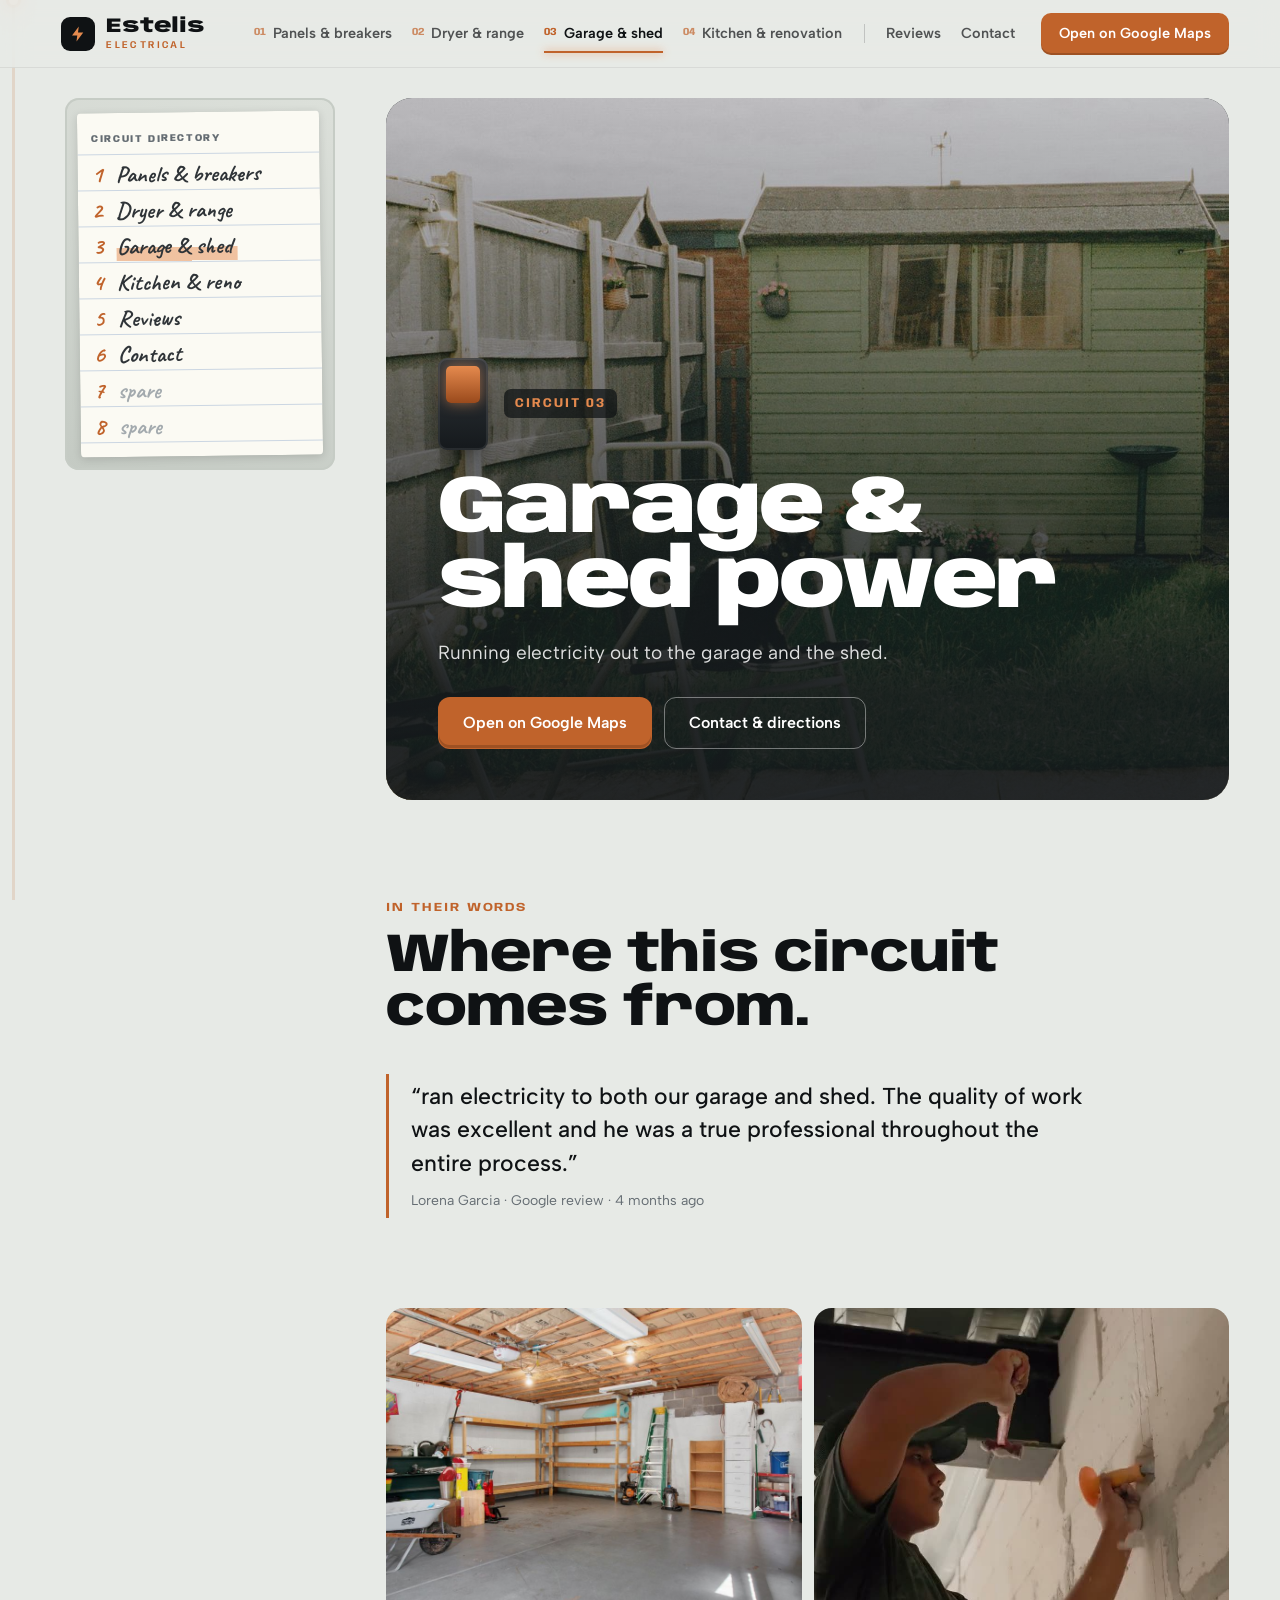
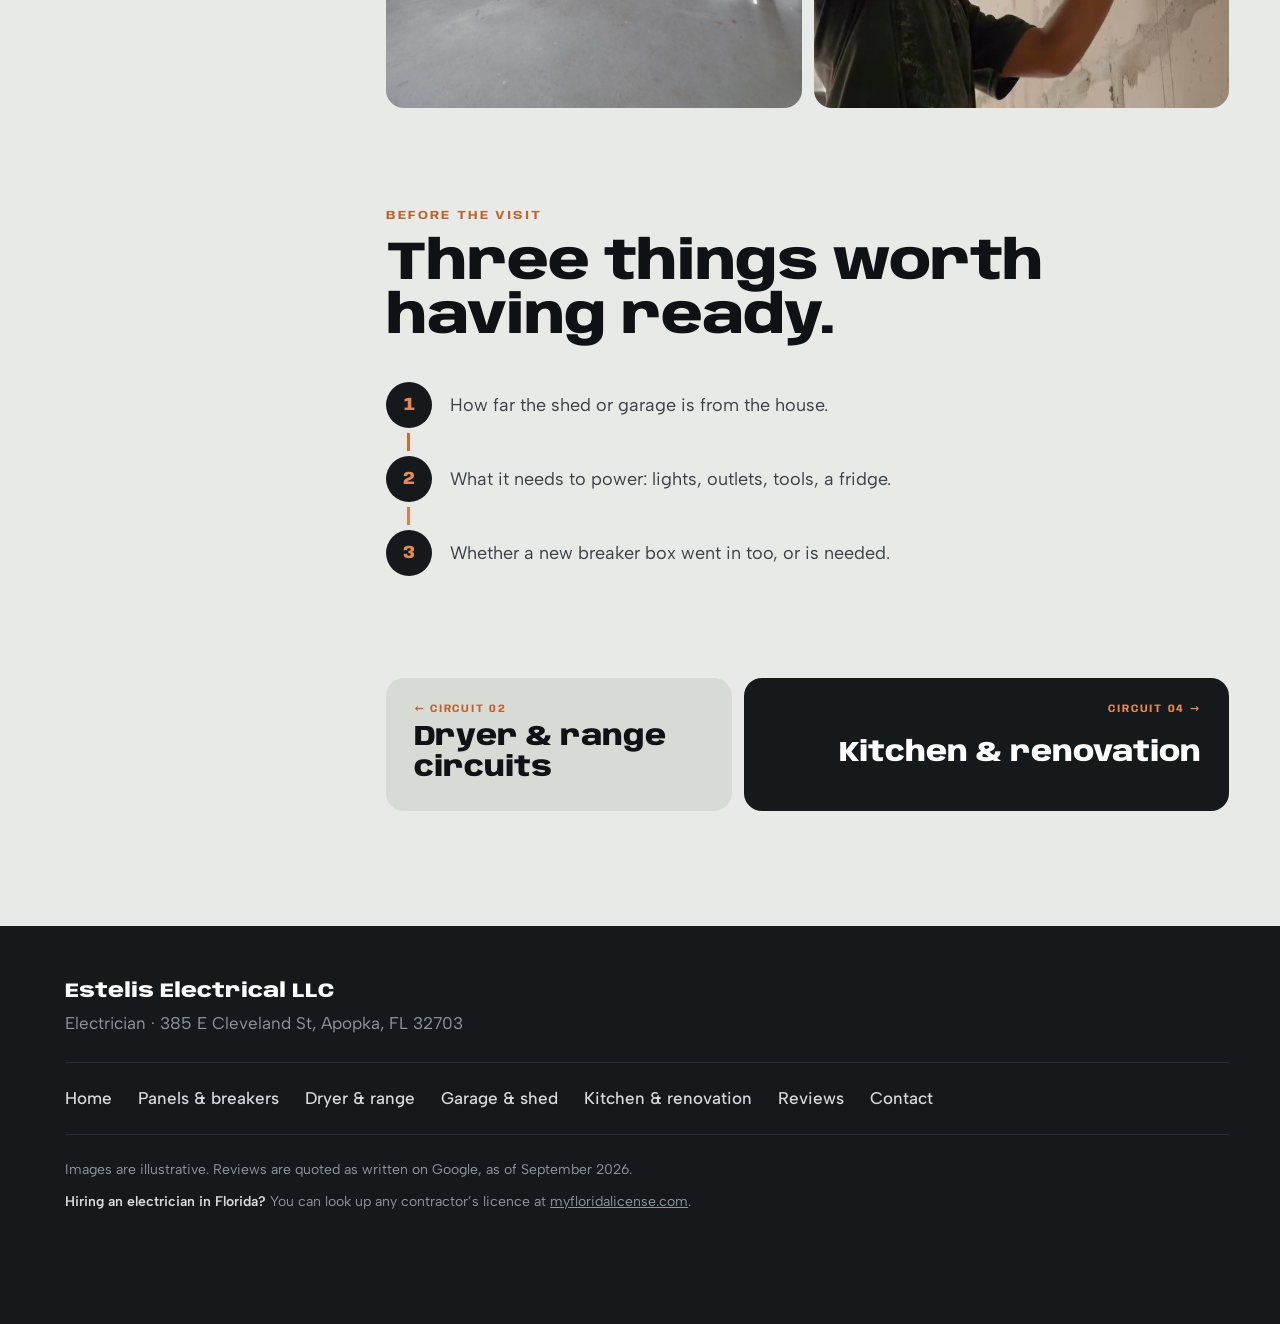
<file: garage-shed.html>
<!doctype html>
<html lang="en">
<head>
<meta charset="utf-8">
<meta name="viewport" content="width=device-width, initial-scale=1">
<title>Garage & shed power · Estelis Electrical, Apopka FL</title>
<meta name="description" content="Running power to garages and sheds, by Estelis Electrical LLC in Apopka, FL.">
<meta name="theme-color" content="#15191C">
<link rel="icon" href="assets/favicon.svg" type="image/svg+xml">
<link rel="preconnect" href="https://fonts.googleapis.com">
<link rel="preconnect" href="https://fonts.gstatic.com" crossorigin>
<link href="https://fonts.googleapis.com/css2?family=Albert+Sans:ital,wght@0,400;0,500;0,600;0,700;1,400&family=Anybody:wdth,wght@50..150,400..900&family=Caveat:wght@500;700&display=swap" rel="stylesheet">
<link rel="stylesheet" href="assets/site.css">
<script type="application/ld+json">
{
  "@context": "https://schema.org",
  "@type": "Electrician",
  "name": "Estelis Electrical LLC",
  "address": {
    "@type": "PostalAddress",
    "streetAddress": "385 E Cleveland St",
    "addressLocality": "Apopka",
    "addressRegion": "FL",
    "postalCode": "32703",
    "addressCountry": "US"
  },
  "aggregateRating": {
    "@type": "AggregateRating",
    "ratingValue": "5.0",
    "reviewCount": "11"
  }
}
</script>
</head>
<body class="pg-circuit">

<a class="skip" href="#main">Skip to content</a>
<div class="wire" aria-hidden="true"><span class="wire-fill" id="wireFill"></span><span class="wire-spark" id="wireSpark"></span></div>

<header class="bar">
  <a class="mark" href="index.html" aria-label="Estelis Electrical, home">
    <span class="mark-glyph" aria-hidden="true"><svg viewBox="0 0 24 24"><path d="M13 2 4 14h7l-1 8 9-12h-7z"/></svg></span>
    <span class="mark-text">Estelis<span class="mark-sub">Electrical</span></span>
  </a>
  <nav class="nav" id="siteNav" aria-label="Site">
    <p class="nav-k">Circuits</p>
    <a href="panels-breakers.html"><span class="nav-n">01</span>Panels &amp; breakers</a>
    <a href="dryer-range.html"><span class="nav-n">02</span>Dryer &amp; range</a>
    <a href="garage-shed.html" aria-current="page"><span class="nav-n">03</span>Garage &amp; shed</a>
    <a href="kitchen-renovation.html"><span class="nav-n">04</span>Kitchen &amp; renovation</a>
    <a href="reviews.html" class="nav-sec nav-first-sec">Reviews</a>
    <a href="contact.html" class="nav-sec">Contact</a>
  </nav>
  <a class="bar-cta" href="https://www.google.com/maps/search/?api=1&amp;query=Estelis+Electrical+LLC+385+E+Cleveland+St+Apopka+FL+32703" target="_blank" rel="noopener">Open on Google Maps</a>
  <button class="menu-btn" type="button" aria-expanded="false" aria-controls="siteNav"><span class="menu-lines" aria-hidden="true"></span><span class="menu-word">Menu</span></button>
</header>

<main id="main" class="circuit-layout">
  <aside class="rail" aria-label="Circuit directory">
    <div class="rail-card">
      <ol class="dir">
        <li class="dir-h">Circuit directory</li>
        <li><span class="dir-n">1</span><a href="panels-breakers.html">Panels &amp; breakers</a></li>
        <li><span class="dir-n">2</span><a href="dryer-range.html">Dryer &amp; range</a></li>
        <li class="is-on"><span class="dir-n">3</span><a href="garage-shed.html" aria-current="page">Garage &amp; shed</a></li>
        <li><span class="dir-n">4</span><a href="kitchen-renovation.html">Kitchen &amp; reno</a></li>
        <li><span class="dir-n">5</span><a href="reviews.html">Reviews</a></li>
        <li><span class="dir-n">6</span><a href="contact.html">Contact</a></li>
        <li class="dir-spare"><span class="dir-n">7</span><span>spare</span></li>
        <li class="dir-spare"><span class="dir-n">8</span><span>spare</span></li>
      </ol>
    </div>
  </aside>

  <div class="circuit-main">
    <section class="c-hero" aria-labelledby="cH">
      <div class="c-photo" id="cPhoto"><img src="assets/img/shed.jpg" alt="" width="1400" height="933"></div>
      <div class="c-copy">
        <div class="c-switch">
          <button class="big-bk" id="bigBk" type="button" aria-pressed="false" aria-label="Circuit 03 breaker"><span class="big-bk-h"></span></button>
          <p class="c-n">Circuit 03</p>
        </div>
        <h1 id="cH" class="c-h">Garage &amp; shed power</h1>
        <p class="c-sub">Running electricity out to the garage and the shed.</p>
        <div class="c-cta"><a class="btn btn-copper" href="https://www.google.com/maps/search/?api=1&amp;query=Estelis+Electrical+LLC+385+E+Cleveland+St+Apopka+FL+32703" target="_blank" rel="noopener">Open on Google Maps</a><a class="btn btn-line-light" href="contact.html">Contact &amp; directions</a></div>
      </div>
    </section>

    <section class="c-evidence" aria-labelledby="evH">
      <p class="kicker kicker-copper rv">In their words</p>
      <h2 id="evH" class="h2 rv">Where this circuit comes from.</h2>
      <div class="ev-list rv">
          <blockquote class="ev"><p>&ldquo;ran electricity to both our garage and shed. The quality of work was excellent and he was a true professional throughout the entire process.&rdquo;</p><footer>Lorena Garcia · Google review · 4 months ago</footer></blockquote>
      </div>
    </section>

    <section class="c-gallery" aria-label="Pictures">
      <div class="gal g-garage">
        <figure class="gf gf-a"><img src="assets/img/garage.jpg" alt="A clean garage with shelving and a work area" loading="lazy" width="1300" height="867"></figure>
        <figure class="gf gf-b"><video class="lazyvid" muted loop playsinline preload="none" poster="assets/vid/wall-wiring.jpg" aria-label="A worker running electrical wiring along a block wall"><source src="assets/vid/wall-wiring.mp4" type="video/mp4"></video></figure>
      </div>
    </section>

    <section class="c-tips" aria-labelledby="tipH">
      <p class="kicker kicker-copper rv">Before the visit</p>
      <h2 id="tipH" class="h2 rv">Three things worth having ready.</h2>
      <ol class="tips">
        <li class="rv"><span class="tip-n">1</span><p>How far the shed or garage is from the house.</p></li>
        <li class="rv"><span class="tip-n">2</span><p>What it needs to power: lights, outlets, tools, a fridge.</p></li>
        <li class="rv"><span class="tip-n">3</span><p>Whether a new breaker box went in too, or is needed.</p></li>
      </ol>
    </section>

    <nav class="pager" aria-label="Other circuits">
      <a class="pg" href="dryer-range.html"><span class="pg-k">&larr; Circuit 02</span><span class="pg-name">Dryer &amp; range circuits</span></a>
      <a class="pg pg-next" href="kitchen-renovation.html"><span class="pg-k">Circuit 04 &rarr;</span><span class="pg-name">Kitchen &amp; renovation</span></a>
    </nav>
  </div>
</main>

<footer class="foot">
  <div class="foot-in">
    <div class="foot-id">
      <p class="foot-mark">Estelis Electrical LLC</p>
      <p>Electrician · 385 E Cleveland St, Apopka, FL 32703</p>
    </div>
    <nav class="foot-nav" aria-label="Footer">
      <a href="index.html">Home</a>
      <a href="panels-breakers.html">Panels &amp; breakers</a>
      <a href="dryer-range.html">Dryer &amp; range</a>
      <a href="garage-shed.html">Garage &amp; shed</a>
      <a href="kitchen-renovation.html">Kitchen &amp; renovation</a>
      <a href="reviews.html">Reviews</a>
      <a href="contact.html">Contact</a>
    </nav>
    <div class="foot-fine">
      <p>Images are illustrative. Reviews are quoted as written on Google, as of September 2026.</p>
      <p><strong>Hiring an electrician in Florida?</strong> You can look up any contractor’s licence at <a href="https://www.myfloridalicense.com/" target="_blank" rel="noopener">myfloridalicense.com</a>.</p>
    </div>
  </div>
</footer>

<a class="dock" href="https://www.google.com/maps/dir/?api=1&amp;destination=385+E+Cleveland+St+Apopka+FL+32703" target="_blank" rel="noopener">Directions to Apopka</a>

<script src="assets/site.js" defer></script>
</body>
</html>
</file>
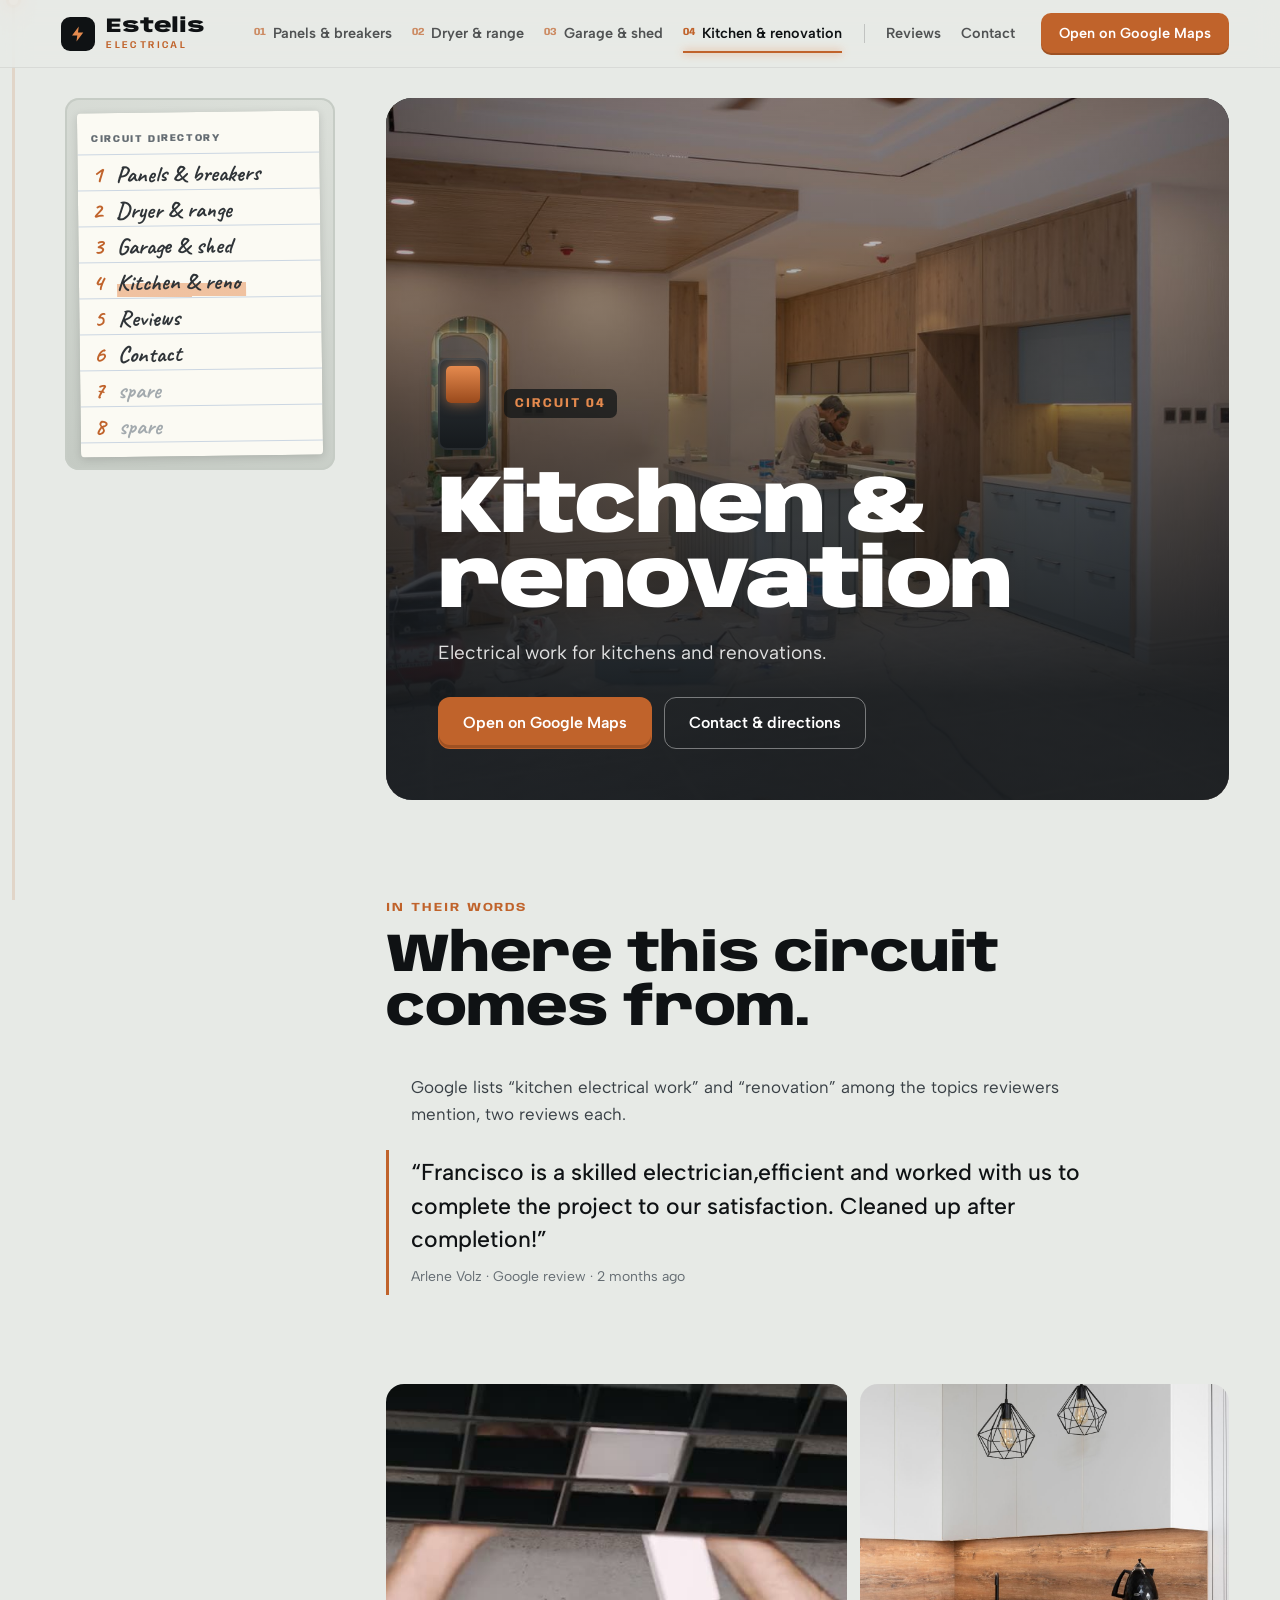
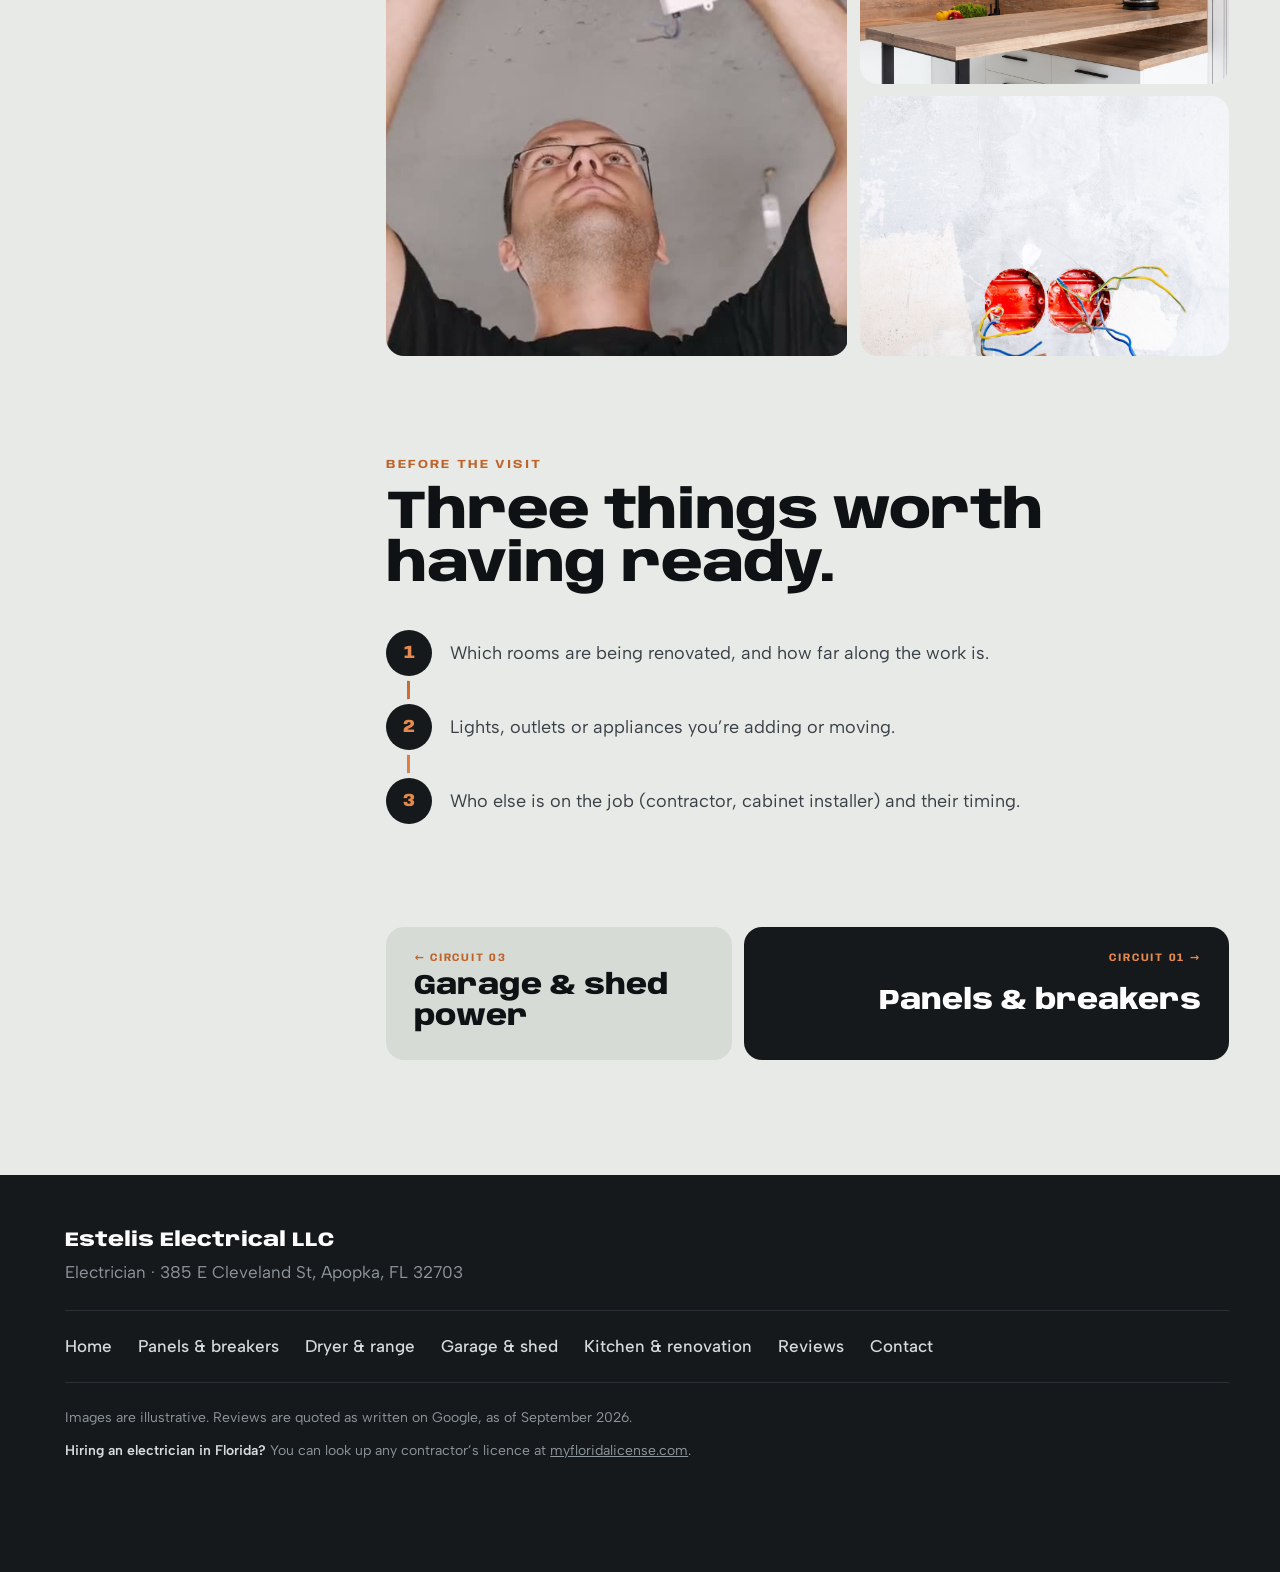
<file: kitchen-renovation.html>
<!doctype html>
<html lang="en">
<head>
<meta charset="utf-8">
<meta name="viewport" content="width=device-width, initial-scale=1">
<title>Kitchen & renovation electrical · Estelis Electrical, Apopka FL</title>
<meta name="description" content="Kitchen and renovation electrical work by Estelis Electrical LLC in Apopka, FL.">
<meta name="theme-color" content="#15191C">
<link rel="icon" href="assets/favicon.svg" type="image/svg+xml">
<link rel="preconnect" href="https://fonts.googleapis.com">
<link rel="preconnect" href="https://fonts.gstatic.com" crossorigin>
<link href="https://fonts.googleapis.com/css2?family=Albert+Sans:ital,wght@0,400;0,500;0,600;0,700;1,400&family=Anybody:wdth,wght@50..150,400..900&family=Caveat:wght@500;700&display=swap" rel="stylesheet">
<link rel="stylesheet" href="assets/site.css">
<script type="application/ld+json">
{
  "@context": "https://schema.org",
  "@type": "Electrician",
  "name": "Estelis Electrical LLC",
  "address": {
    "@type": "PostalAddress",
    "streetAddress": "385 E Cleveland St",
    "addressLocality": "Apopka",
    "addressRegion": "FL",
    "postalCode": "32703",
    "addressCountry": "US"
  },
  "aggregateRating": {
    "@type": "AggregateRating",
    "ratingValue": "5.0",
    "reviewCount": "11"
  }
}
</script>
</head>
<body class="pg-circuit">

<a class="skip" href="#main">Skip to content</a>
<div class="wire" aria-hidden="true"><span class="wire-fill" id="wireFill"></span><span class="wire-spark" id="wireSpark"></span></div>

<header class="bar">
  <a class="mark" href="index.html" aria-label="Estelis Electrical, home">
    <span class="mark-glyph" aria-hidden="true"><svg viewBox="0 0 24 24"><path d="M13 2 4 14h7l-1 8 9-12h-7z"/></svg></span>
    <span class="mark-text">Estelis<span class="mark-sub">Electrical</span></span>
  </a>
  <nav class="nav" id="siteNav" aria-label="Site">
    <p class="nav-k">Circuits</p>
    <a href="panels-breakers.html"><span class="nav-n">01</span>Panels &amp; breakers</a>
    <a href="dryer-range.html"><span class="nav-n">02</span>Dryer &amp; range</a>
    <a href="garage-shed.html"><span class="nav-n">03</span>Garage &amp; shed</a>
    <a href="kitchen-renovation.html" aria-current="page"><span class="nav-n">04</span>Kitchen &amp; renovation</a>
    <a href="reviews.html" class="nav-sec nav-first-sec">Reviews</a>
    <a href="contact.html" class="nav-sec">Contact</a>
  </nav>
  <a class="bar-cta" href="https://www.google.com/maps/search/?api=1&amp;query=Estelis+Electrical+LLC+385+E+Cleveland+St+Apopka+FL+32703" target="_blank" rel="noopener">Open on Google Maps</a>
  <button class="menu-btn" type="button" aria-expanded="false" aria-controls="siteNav"><span class="menu-lines" aria-hidden="true"></span><span class="menu-word">Menu</span></button>
</header>

<main id="main" class="circuit-layout">
  <aside class="rail" aria-label="Circuit directory">
    <div class="rail-card">
      <ol class="dir">
        <li class="dir-h">Circuit directory</li>
        <li><span class="dir-n">1</span><a href="panels-breakers.html">Panels &amp; breakers</a></li>
        <li><span class="dir-n">2</span><a href="dryer-range.html">Dryer &amp; range</a></li>
        <li><span class="dir-n">3</span><a href="garage-shed.html">Garage &amp; shed</a></li>
        <li class="is-on"><span class="dir-n">4</span><a href="kitchen-renovation.html" aria-current="page">Kitchen &amp; reno</a></li>
        <li><span class="dir-n">5</span><a href="reviews.html">Reviews</a></li>
        <li><span class="dir-n">6</span><a href="contact.html">Contact</a></li>
        <li class="dir-spare"><span class="dir-n">7</span><span>spare</span></li>
        <li class="dir-spare"><span class="dir-n">8</span><span>spare</span></li>
      </ol>
    </div>
  </aside>

  <div class="circuit-main">
    <section class="c-hero" aria-labelledby="cH">
      <div class="c-photo" id="cPhoto"><img src="assets/img/kitchen-reno.jpg" alt="" width="1400" height="933"></div>
      <div class="c-copy">
        <div class="c-switch">
          <button class="big-bk" id="bigBk" type="button" aria-pressed="false" aria-label="Circuit 04 breaker"><span class="big-bk-h"></span></button>
          <p class="c-n">Circuit 04</p>
        </div>
        <h1 id="cH" class="c-h">Kitchen &amp; renovation</h1>
        <p class="c-sub">Electrical work for kitchens and renovations.</p>
        <div class="c-cta"><a class="btn btn-copper" href="https://www.google.com/maps/search/?api=1&amp;query=Estelis+Electrical+LLC+385+E+Cleveland+St+Apopka+FL+32703" target="_blank" rel="noopener">Open on Google Maps</a><a class="btn btn-line-light" href="contact.html">Contact &amp; directions</a></div>
      </div>
    </section>

    <section class="c-evidence" aria-labelledby="evH">
      <p class="kicker kicker-copper rv">In their words</p>
      <h2 id="evH" class="h2 rv">Where this circuit comes from.</h2>
      <div class="ev-list rv">
          <p class="ev-plain">Google lists “kitchen electrical work” and “renovation” among the topics reviewers mention, two reviews each.</p>
          <blockquote class="ev"><p>&ldquo;Francisco is a skilled electrician,efficient and worked with us to complete the project to our satisfaction. Cleaned up after completion!&rdquo;</p><footer>Arlene Volz · Google review · 2 months ago</footer></blockquote>
      </div>
    </section>

    <section class="c-gallery" aria-label="Pictures">
      <div class="gal g-kitchen">
        <figure class="gf gf-a"><video class="lazyvid" muted loop playsinline preload="none" poster="assets/vid/ceiling-light.jpg" aria-label="A man wiring a light fitting into a ceiling"><source src="assets/vid/ceiling-light.mp4" type="video/mp4"></video></figure>
        <figure class="gf gf-b"><img src="assets/img/kitchen-lamps.jpg" alt="Geometric pendant lamps over a kitchen counter" loading="lazy" width="1200" height="800"></figure>
        <figure class="gf gf-c"><img src="assets/img/boxes-red.jpg" alt="New electrical boxes set into a wall during a renovation" loading="lazy" width="1100" height="733"></figure>
      </div>
    </section>

    <section class="c-tips" aria-labelledby="tipH">
      <p class="kicker kicker-copper rv">Before the visit</p>
      <h2 id="tipH" class="h2 rv">Three things worth having ready.</h2>
      <ol class="tips">
        <li class="rv"><span class="tip-n">1</span><p>Which rooms are being renovated, and how far along the work is.</p></li>
        <li class="rv"><span class="tip-n">2</span><p>Lights, outlets or appliances you’re adding or moving.</p></li>
        <li class="rv"><span class="tip-n">3</span><p>Who else is on the job (contractor, cabinet installer) and their timing.</p></li>
      </ol>
    </section>

    <nav class="pager" aria-label="Other circuits">
      <a class="pg" href="garage-shed.html"><span class="pg-k">&larr; Circuit 03</span><span class="pg-name">Garage &amp; shed power</span></a>
      <a class="pg pg-next" href="panels-breakers.html"><span class="pg-k">Circuit 01 &rarr;</span><span class="pg-name">Panels &amp; breakers</span></a>
    </nav>
  </div>
</main>

<footer class="foot">
  <div class="foot-in">
    <div class="foot-id">
      <p class="foot-mark">Estelis Electrical LLC</p>
      <p>Electrician · 385 E Cleveland St, Apopka, FL 32703</p>
    </div>
    <nav class="foot-nav" aria-label="Footer">
      <a href="index.html">Home</a>
      <a href="panels-breakers.html">Panels &amp; breakers</a>
      <a href="dryer-range.html">Dryer &amp; range</a>
      <a href="garage-shed.html">Garage &amp; shed</a>
      <a href="kitchen-renovation.html">Kitchen &amp; renovation</a>
      <a href="reviews.html">Reviews</a>
      <a href="contact.html">Contact</a>
    </nav>
    <div class="foot-fine">
      <p>Images are illustrative. Reviews are quoted as written on Google, as of September 2026.</p>
      <p><strong>Hiring an electrician in Florida?</strong> You can look up any contractor’s licence at <a href="https://www.myfloridalicense.com/" target="_blank" rel="noopener">myfloridalicense.com</a>.</p>
    </div>
  </div>
</footer>

<a class="dock" href="https://www.google.com/maps/dir/?api=1&amp;destination=385+E+Cleveland+St+Apopka+FL+32703" target="_blank" rel="noopener">Directions to Apopka</a>

<script src="assets/site.js" defer></script>
</body>
</html>
</file>
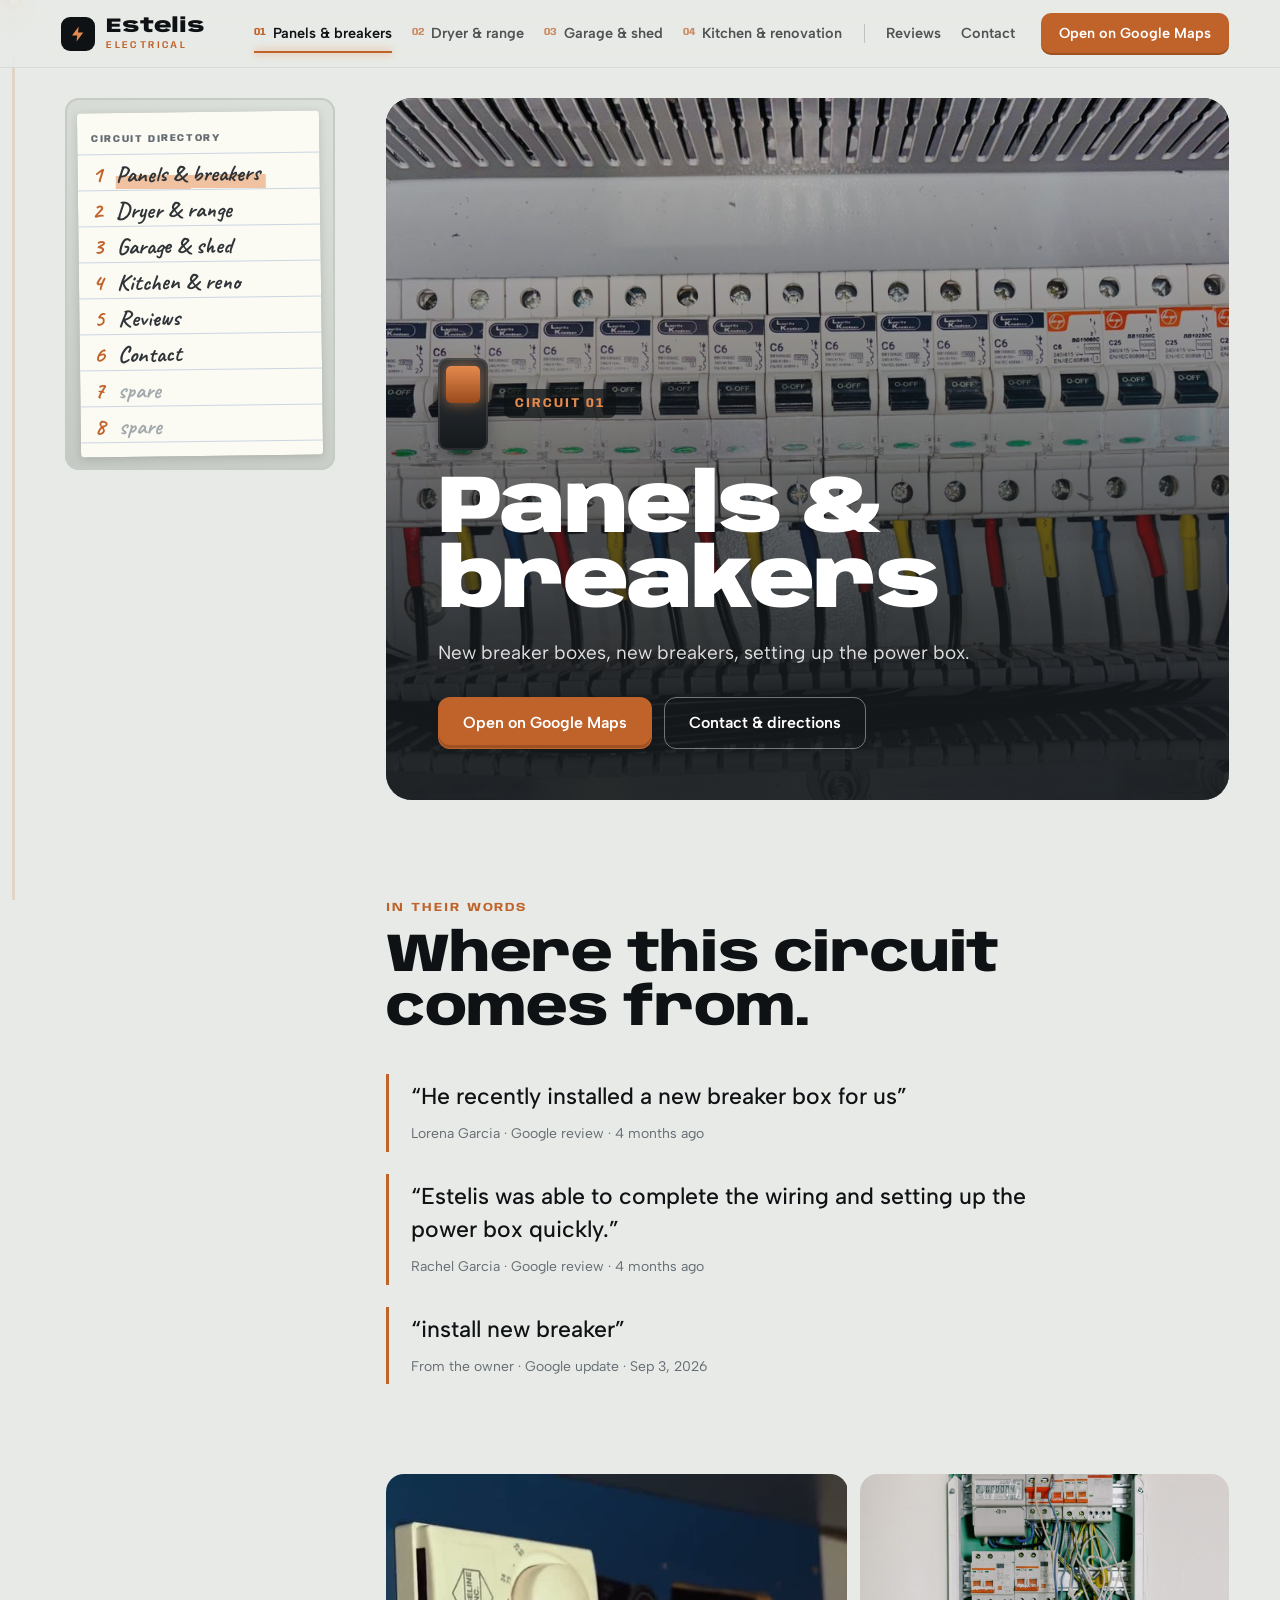
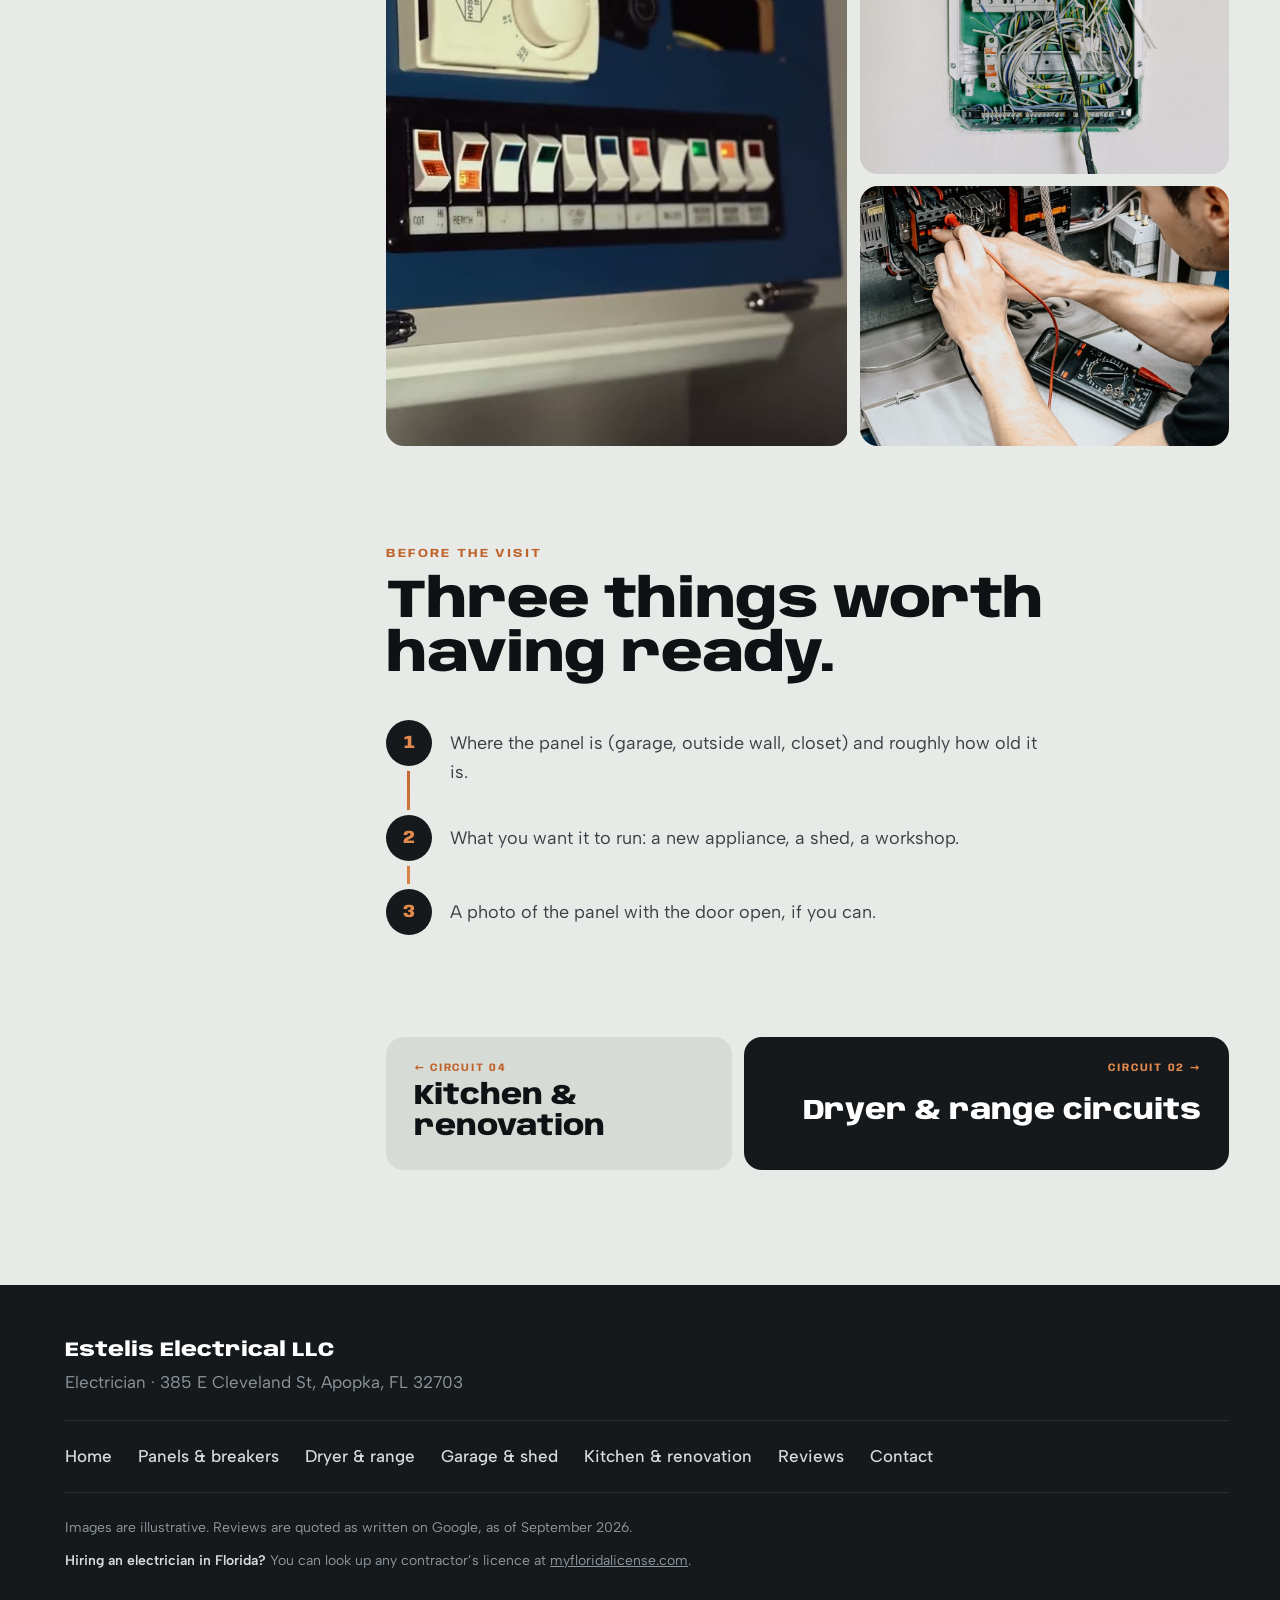
<file: panels-breakers.html>
<!doctype html>
<html lang="en">
<head>
<meta charset="utf-8">
<meta name="viewport" content="width=device-width, initial-scale=1">
<title>Breaker box & panel work · Estelis Electrical, Apopka FL</title>
<meta name="description" content="Breaker box installs, new breakers and power box setup by Estelis Electrical LLC in Apopka, FL.">
<meta name="theme-color" content="#15191C">
<link rel="icon" href="assets/favicon.svg" type="image/svg+xml">
<link rel="preconnect" href="https://fonts.googleapis.com">
<link rel="preconnect" href="https://fonts.gstatic.com" crossorigin>
<link href="https://fonts.googleapis.com/css2?family=Albert+Sans:ital,wght@0,400;0,500;0,600;0,700;1,400&family=Anybody:wdth,wght@50..150,400..900&family=Caveat:wght@500;700&display=swap" rel="stylesheet">
<link rel="stylesheet" href="assets/site.css">
<script type="application/ld+json">
{
  "@context": "https://schema.org",
  "@type": "Electrician",
  "name": "Estelis Electrical LLC",
  "address": {
    "@type": "PostalAddress",
    "streetAddress": "385 E Cleveland St",
    "addressLocality": "Apopka",
    "addressRegion": "FL",
    "postalCode": "32703",
    "addressCountry": "US"
  },
  "aggregateRating": {
    "@type": "AggregateRating",
    "ratingValue": "5.0",
    "reviewCount": "11"
  }
}
</script>
</head>
<body class="pg-circuit">

<a class="skip" href="#main">Skip to content</a>
<div class="wire" aria-hidden="true"><span class="wire-fill" id="wireFill"></span><span class="wire-spark" id="wireSpark"></span></div>

<header class="bar">
  <a class="mark" href="index.html" aria-label="Estelis Electrical, home">
    <span class="mark-glyph" aria-hidden="true"><svg viewBox="0 0 24 24"><path d="M13 2 4 14h7l-1 8 9-12h-7z"/></svg></span>
    <span class="mark-text">Estelis<span class="mark-sub">Electrical</span></span>
  </a>
  <nav class="nav" id="siteNav" aria-label="Site">
    <p class="nav-k">Circuits</p>
    <a href="panels-breakers.html" aria-current="page"><span class="nav-n">01</span>Panels &amp; breakers</a>
    <a href="dryer-range.html"><span class="nav-n">02</span>Dryer &amp; range</a>
    <a href="garage-shed.html"><span class="nav-n">03</span>Garage &amp; shed</a>
    <a href="kitchen-renovation.html"><span class="nav-n">04</span>Kitchen &amp; renovation</a>
    <a href="reviews.html" class="nav-sec nav-first-sec">Reviews</a>
    <a href="contact.html" class="nav-sec">Contact</a>
  </nav>
  <a class="bar-cta" href="https://www.google.com/maps/search/?api=1&amp;query=Estelis+Electrical+LLC+385+E+Cleveland+St+Apopka+FL+32703" target="_blank" rel="noopener">Open on Google Maps</a>
  <button class="menu-btn" type="button" aria-expanded="false" aria-controls="siteNav"><span class="menu-lines" aria-hidden="true"></span><span class="menu-word">Menu</span></button>
</header>

<main id="main" class="circuit-layout">
  <aside class="rail" aria-label="Circuit directory">
    <div class="rail-card">
      <ol class="dir">
        <li class="dir-h">Circuit directory</li>
        <li class="is-on"><span class="dir-n">1</span><a href="panels-breakers.html" aria-current="page">Panels &amp; breakers</a></li>
        <li><span class="dir-n">2</span><a href="dryer-range.html">Dryer &amp; range</a></li>
        <li><span class="dir-n">3</span><a href="garage-shed.html">Garage &amp; shed</a></li>
        <li><span class="dir-n">4</span><a href="kitchen-renovation.html">Kitchen &amp; reno</a></li>
        <li><span class="dir-n">5</span><a href="reviews.html">Reviews</a></li>
        <li><span class="dir-n">6</span><a href="contact.html">Contact</a></li>
        <li class="dir-spare"><span class="dir-n">7</span><span>spare</span></li>
        <li class="dir-spare"><span class="dir-n">8</span><span>spare</span></li>
      </ol>
    </div>
  </aside>

  <div class="circuit-main">
    <section class="c-hero" aria-labelledby="cH">
      <div class="c-photo" id="cPhoto"><img src="assets/img/breakers-wired.jpg" alt="" width="1400" height="933"></div>
      <div class="c-copy">
        <div class="c-switch">
          <button class="big-bk" id="bigBk" type="button" aria-pressed="false" aria-label="Circuit 01 breaker"><span class="big-bk-h"></span></button>
          <p class="c-n">Circuit 01</p>
        </div>
        <h1 id="cH" class="c-h">Panels &amp; breakers</h1>
        <p class="c-sub">New breaker boxes, new breakers, setting up the power box.</p>
        <div class="c-cta"><a class="btn btn-copper" href="https://www.google.com/maps/search/?api=1&amp;query=Estelis+Electrical+LLC+385+E+Cleveland+St+Apopka+FL+32703" target="_blank" rel="noopener">Open on Google Maps</a><a class="btn btn-line-light" href="contact.html">Contact &amp; directions</a></div>
      </div>
    </section>

    <section class="c-evidence" aria-labelledby="evH">
      <p class="kicker kicker-copper rv">In their words</p>
      <h2 id="evH" class="h2 rv">Where this circuit comes from.</h2>
      <div class="ev-list rv">
          <blockquote class="ev"><p>&ldquo;He recently installed a new breaker box for us&rdquo;</p><footer>Lorena Garcia · Google review · 4 months ago</footer></blockquote>
          <blockquote class="ev"><p>&ldquo;Estelis was able to complete the wiring and setting up the power box quickly.&rdquo;</p><footer>Rachel Garcia · Google review · 4 months ago</footer></blockquote>
          <blockquote class="ev"><p>&ldquo;install new breaker&rdquo;</p><footer>From the owner · Google update · Sep 3, 2026</footer></blockquote>
      </div>
    </section>

    <section class="c-gallery" aria-label="Pictures">
      <div class="gal g-panels">
        <figure class="gf gf-a"><video class="lazyvid" muted loop playsinline preload="none" poster="assets/vid/switches.jpg" aria-label="A finger switching circuits on at a panel"><source src="assets/vid/switches.mp4" type="video/mp4"></video></figure>
        <figure class="gf gf-b"><img src="assets/img/panel-open.jpg" alt="An open breaker panel with its wiring visible" loading="lazy" width="1100" height="1650"></figure>
        <figure class="gf gf-c"><img src="assets/img/meter-test.jpg" alt="An electrician testing connections in an open panel with a multimeter" loading="lazy" width="1000" height="667"></figure>
      </div>
    </section>

    <section class="c-tips" aria-labelledby="tipH">
      <p class="kicker kicker-copper rv">Before the visit</p>
      <h2 id="tipH" class="h2 rv">Three things worth having ready.</h2>
      <ol class="tips">
        <li class="rv"><span class="tip-n">1</span><p>Where the panel is (garage, outside wall, closet) and roughly how old it is.</p></li>
        <li class="rv"><span class="tip-n">2</span><p>What you want it to run: a new appliance, a shed, a workshop.</p></li>
        <li class="rv"><span class="tip-n">3</span><p>A photo of the panel with the door open, if you can.</p></li>
      </ol>
    </section>

    <nav class="pager" aria-label="Other circuits">
      <a class="pg" href="kitchen-renovation.html"><span class="pg-k">&larr; Circuit 04</span><span class="pg-name">Kitchen &amp; renovation</span></a>
      <a class="pg pg-next" href="dryer-range.html"><span class="pg-k">Circuit 02 &rarr;</span><span class="pg-name">Dryer &amp; range circuits</span></a>
    </nav>
  </div>
</main>

<footer class="foot">
  <div class="foot-in">
    <div class="foot-id">
      <p class="foot-mark">Estelis Electrical LLC</p>
      <p>Electrician · 385 E Cleveland St, Apopka, FL 32703</p>
    </div>
    <nav class="foot-nav" aria-label="Footer">
      <a href="index.html">Home</a>
      <a href="panels-breakers.html">Panels &amp; breakers</a>
      <a href="dryer-range.html">Dryer &amp; range</a>
      <a href="garage-shed.html">Garage &amp; shed</a>
      <a href="kitchen-renovation.html">Kitchen &amp; renovation</a>
      <a href="reviews.html">Reviews</a>
      <a href="contact.html">Contact</a>
    </nav>
    <div class="foot-fine">
      <p>Images are illustrative. Reviews are quoted as written on Google, as of September 2026.</p>
      <p><strong>Hiring an electrician in Florida?</strong> You can look up any contractor’s licence at <a href="https://www.myfloridalicense.com/" target="_blank" rel="noopener">myfloridalicense.com</a>.</p>
    </div>
  </div>
</footer>

<a class="dock" href="https://www.google.com/maps/dir/?api=1&amp;destination=385+E+Cleveland+St+Apopka+FL+32703" target="_blank" rel="noopener">Directions to Apopka</a>

<script src="assets/site.js" defer></script>
</body>
</html>
</file>
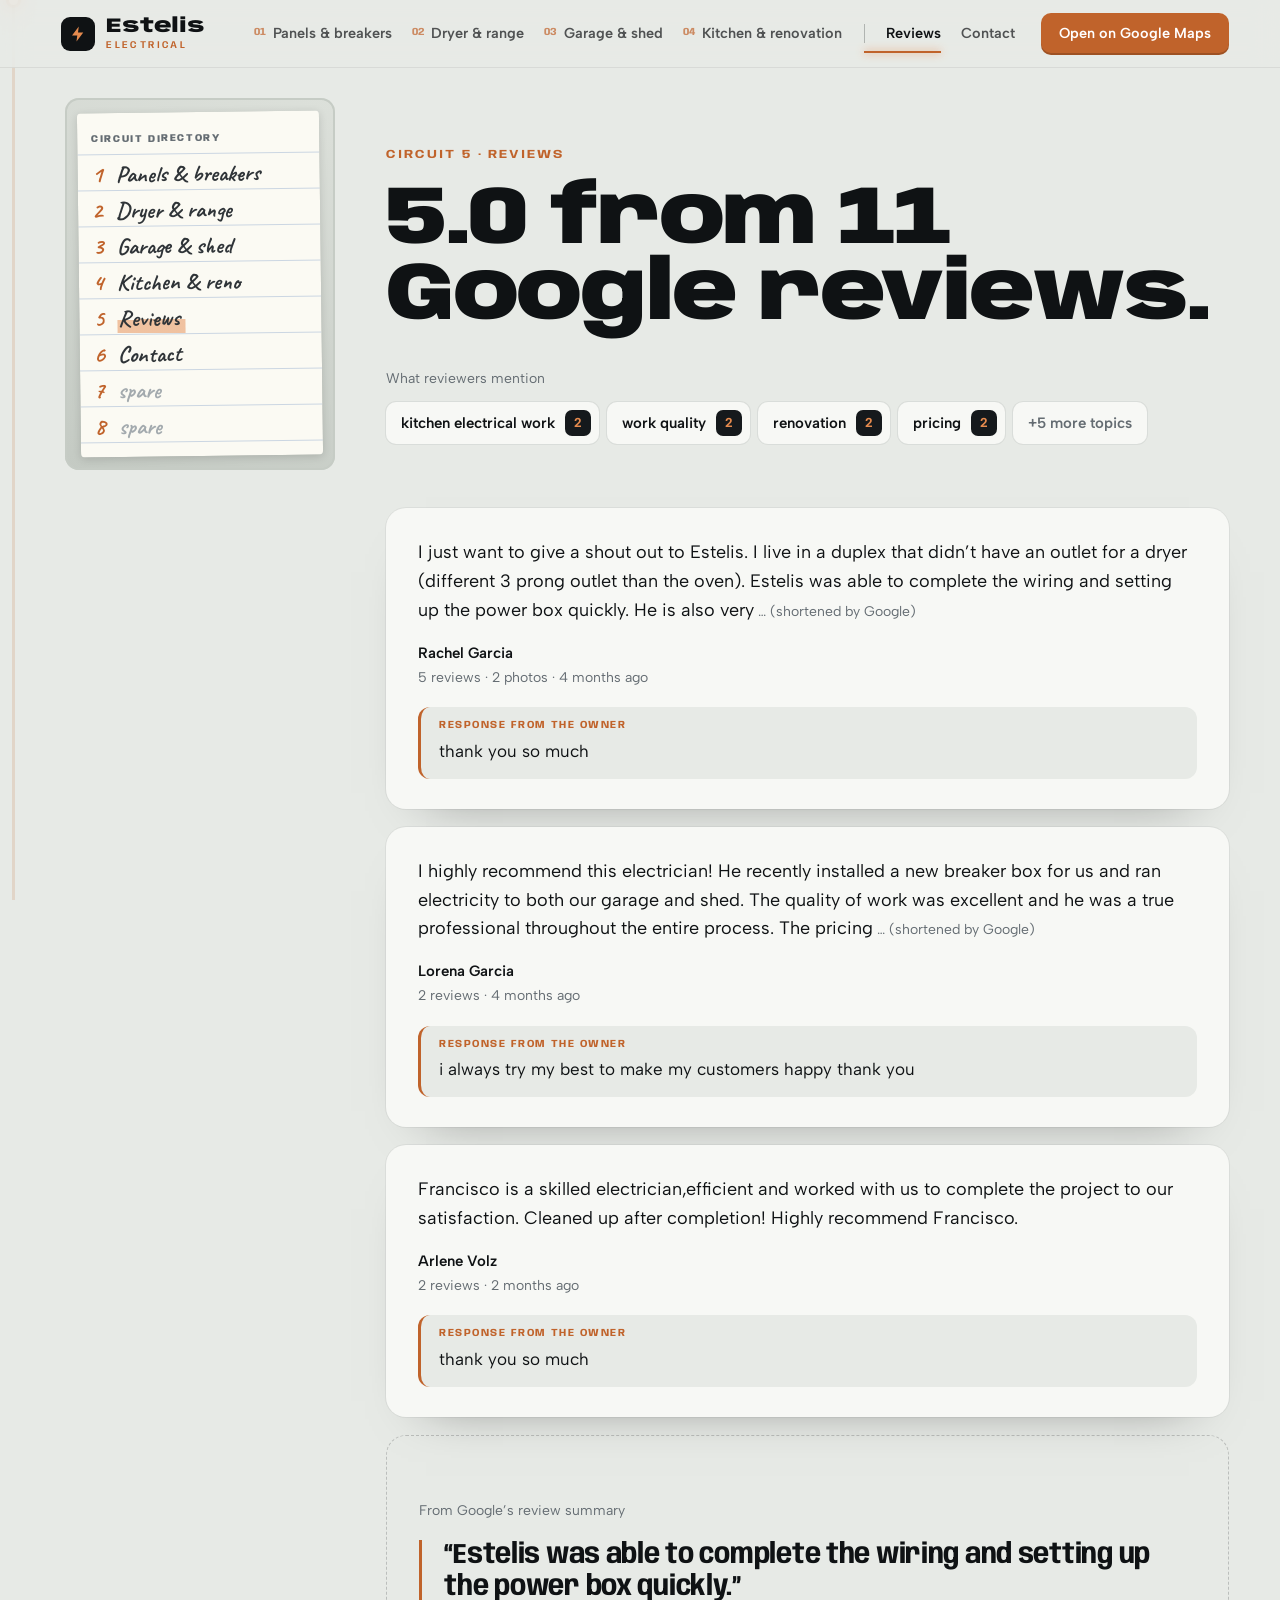
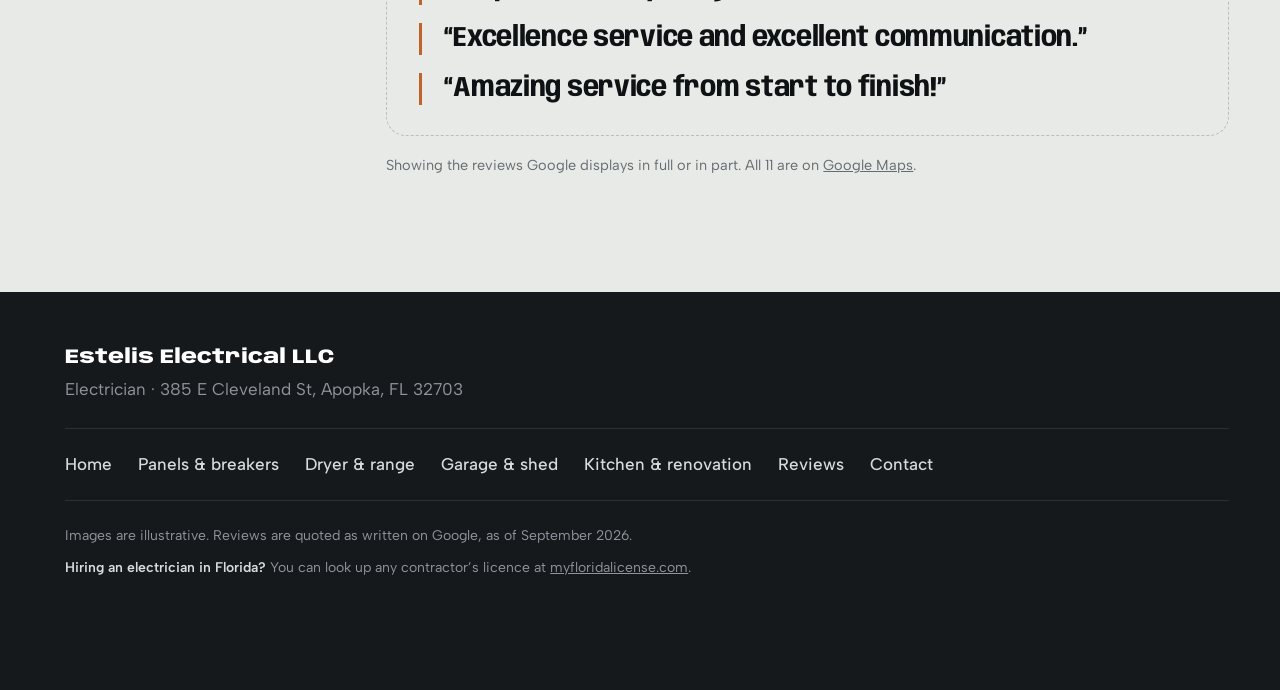
<file: reviews.html>
<!doctype html>
<html lang="en">
<head>
<meta charset="utf-8">
<meta name="viewport" content="width=device-width, initial-scale=1">
<title>Reviews · Estelis Electrical, Apopka FL</title>
<meta name="description" content="Estelis Electrical LLC is rated 5.0 from 11 Google reviews.">
<meta name="theme-color" content="#15191C">
<link rel="icon" href="assets/favicon.svg" type="image/svg+xml">
<link rel="preconnect" href="https://fonts.googleapis.com">
<link rel="preconnect" href="https://fonts.gstatic.com" crossorigin>
<link href="https://fonts.googleapis.com/css2?family=Albert+Sans:ital,wght@0,400;0,500;0,600;0,700;1,400&family=Anybody:wdth,wght@50..150,400..900&family=Caveat:wght@500;700&display=swap" rel="stylesheet">
<link rel="stylesheet" href="assets/site.css">
<script type="application/ld+json">
{
  "@context": "https://schema.org",
  "@type": "Electrician",
  "name": "Estelis Electrical LLC",
  "address": {
    "@type": "PostalAddress",
    "streetAddress": "385 E Cleveland St",
    "addressLocality": "Apopka",
    "addressRegion": "FL",
    "postalCode": "32703",
    "addressCountry": "US"
  },
  "aggregateRating": {
    "@type": "AggregateRating",
    "ratingValue": "5.0",
    "reviewCount": "11"
  }
}
</script>
</head>
<body class="pg-reviews">

<a class="skip" href="#main">Skip to content</a>
<div class="wire" aria-hidden="true"><span class="wire-fill" id="wireFill"></span><span class="wire-spark" id="wireSpark"></span></div>

<header class="bar">
  <a class="mark" href="index.html" aria-label="Estelis Electrical, home">
    <span class="mark-glyph" aria-hidden="true"><svg viewBox="0 0 24 24"><path d="M13 2 4 14h7l-1 8 9-12h-7z"/></svg></span>
    <span class="mark-text">Estelis<span class="mark-sub">Electrical</span></span>
  </a>
  <nav class="nav" id="siteNav" aria-label="Site">
    <p class="nav-k">Circuits</p>
    <a href="panels-breakers.html"><span class="nav-n">01</span>Panels &amp; breakers</a>
    <a href="dryer-range.html"><span class="nav-n">02</span>Dryer &amp; range</a>
    <a href="garage-shed.html"><span class="nav-n">03</span>Garage &amp; shed</a>
    <a href="kitchen-renovation.html"><span class="nav-n">04</span>Kitchen &amp; renovation</a>
    <a href="reviews.html" aria-current="page" class="nav-sec nav-first-sec">Reviews</a>
    <a href="contact.html" class="nav-sec">Contact</a>
  </nav>
  <a class="bar-cta" href="https://www.google.com/maps/search/?api=1&amp;query=Estelis+Electrical+LLC+385+E+Cleveland+St+Apopka+FL+32703" target="_blank" rel="noopener">Open on Google Maps</a>
  <button class="menu-btn" type="button" aria-expanded="false" aria-controls="siteNav"><span class="menu-lines" aria-hidden="true"></span><span class="menu-word">Menu</span></button>
</header>

<main id="main" class="circuit-layout">
  <aside class="rail" aria-label="Circuit directory">
    <div class="rail-card">
      <ol class="dir">
        <li class="dir-h">Circuit directory</li>
        <li><span class="dir-n">1</span><a href="panels-breakers.html">Panels &amp; breakers</a></li>
        <li><span class="dir-n">2</span><a href="dryer-range.html">Dryer &amp; range</a></li>
        <li><span class="dir-n">3</span><a href="garage-shed.html">Garage &amp; shed</a></li>
        <li><span class="dir-n">4</span><a href="kitchen-renovation.html">Kitchen &amp; reno</a></li>
        <li class="is-on"><span class="dir-n">5</span><a href="reviews.html">Reviews</a></li>
        <li><span class="dir-n">6</span><a href="contact.html">Contact</a></li>
        <li class="dir-spare"><span class="dir-n">7</span><span>spare</span></li>
        <li class="dir-spare"><span class="dir-n">8</span><span>spare</span></li>
      </ol>
    </div>
  </aside>
  <div class="circuit-main">
    <section class="rv-head">
      <p class="kicker kicker-copper rv">Circuit 5 · Reviews</p>
      <h1 class="c-h c-h-ink rv">5.0 from 11 Google reviews.</h1>
      <p class="rv-topics-h rv">What reviewers mention</p>
      <ul class="topics rv">
        <li><span>kitchen electrical work</span><b>2</b></li>
        <li><span>work quality</span><b>2</b></li>
        <li><span>renovation</span><b>2</b></li>
        <li><span>pricing</span><b>2</b></li>
        <li class="topics-more"><span>+5 more topics</span></li>
      </ul>
    </section>
    <section class="rv-list" aria-label="Reviews">
      <article class="rvw rv">
        <p class="rvw-q">I just want to give a shout out to Estelis. I live in a duplex that didn’t have an outlet for a dryer (different 3 prong outlet than the oven). Estelis was able to complete the wiring and setting up the power box quickly. He is also very<span class="rvw-cut">&hellip; (shortened by Google)</span></p>
        <p class="rvw-by"><strong>Rachel Garcia</strong>5 reviews · 2 photos · 4 months ago</p>
        <div class="rvw-reply"><p class="rvw-reply-k">Response from the owner</p><p>thank you so much</p></div>
      </article>
      <article class="rvw rv">
        <p class="rvw-q">I highly recommend this electrician! He recently installed a new breaker box for us and ran electricity to both our garage and shed. The quality of work was excellent and he was a true professional throughout the entire process. The pricing<span class="rvw-cut">&hellip; (shortened by Google)</span></p>
        <p class="rvw-by"><strong>Lorena Garcia</strong>2 reviews · 4 months ago</p>
        <div class="rvw-reply"><p class="rvw-reply-k">Response from the owner</p><p>i always try my best to make my customers happy thank you</p></div>
      </article>
      <article class="rvw rv">
        <p class="rvw-q">Francisco is a skilled electrician,efficient and worked with us to complete the project to our satisfaction. Cleaned up after completion! Highly recommend Francisco.</p>
        <p class="rvw-by"><strong>Arlene Volz</strong>2 reviews · 2 months ago</p>
        <div class="rvw-reply"><p class="rvw-reply-k">Response from the owner</p><p>thank you so much</p></div>
      </article>
      <div class="rvw-snips rv">
        <p class="rv-topics-h">From Google’s review summary</p>
        <p class="voi-q">&ldquo;Estelis was able to complete the wiring and setting up the power box quickly.&rdquo;</p>
        <p class="voi-q">&ldquo;Excellence service and excellent communication.&rdquo;</p>
        <p class="voi-q">&ldquo;Amazing service from start to finish!&rdquo;</p>
      </div>
      <p class="rv-note rv">Showing the reviews Google displays in full or in part. All 11 are on <a href="https://www.google.com/maps/search/?api=1&amp;query=Estelis+Electrical+LLC+385+E+Cleveland+St+Apopka+FL+32703" target="_blank" rel="noopener">Google Maps</a>.</p>
    </section>
  </div>
</main>

<footer class="foot">
  <div class="foot-in">
    <div class="foot-id">
      <p class="foot-mark">Estelis Electrical LLC</p>
      <p>Electrician · 385 E Cleveland St, Apopka, FL 32703</p>
    </div>
    <nav class="foot-nav" aria-label="Footer">
      <a href="index.html">Home</a>
      <a href="panels-breakers.html">Panels &amp; breakers</a>
      <a href="dryer-range.html">Dryer &amp; range</a>
      <a href="garage-shed.html">Garage &amp; shed</a>
      <a href="kitchen-renovation.html">Kitchen &amp; renovation</a>
      <a href="reviews.html">Reviews</a>
      <a href="contact.html">Contact</a>
    </nav>
    <div class="foot-fine">
      <p>Images are illustrative. Reviews are quoted as written on Google, as of September 2026.</p>
      <p><strong>Hiring an electrician in Florida?</strong> You can look up any contractor’s licence at <a href="https://www.myfloridalicense.com/" target="_blank" rel="noopener">myfloridalicense.com</a>.</p>
    </div>
  </div>
</footer>

<a class="dock" href="https://www.google.com/maps/dir/?api=1&amp;destination=385+E+Cleveland+St+Apopka+FL+32703" target="_blank" rel="noopener">Directions to Apopka</a>

<script src="assets/site.js" defer></script>
</body>
</html>
</file>
<file: assets/site.css>
/* Estelis Electrical — "The panel"
   panel enamel + steel, bare copper as the accent, one green ON light.
   Pages are generated by tools/build.cjs. */

:root {
  --enamel: #E7EAE6;
  --enamel-2: #D7DBD6;
  --enamel-3: #C6CCC5;
  --paper: #F7F8F5;
  --ink: #0F1214;
  --ink-2: #394046;
  --mute: #646C72;
  --steel: #15191C;
  --steel-2: #1D2226;
  --steel-3: #2A3035;
  --steel-text: #D6DBDE;
  --steel-mute: #8E979D;
  --copper: #C0632B;
  --copper-hi: #E58A4E;
  --copper-deep: #9A4A1C;
  --live: #2BD46B;

  --display: "Anybody", system-ui, sans-serif;
  --body: "Albert Sans", system-ui, sans-serif;
  --hand: "Caveat", "Segoe Print", cursive;

  --gut: clamp(20px, 4vw, 56px);
  --bar-h: 68px;
  --ease: cubic-bezier(.2, .7, .1, 1);
  --snap: cubic-bezier(.3, 1.5, .5, 1);
}

*, *::before, *::after { box-sizing: border-box; }
html { scroll-behavior: smooth; scroll-padding-top: calc(var(--bar-h) + 20px); -webkit-text-size-adjust: 100%; }
body { margin: 0; background: var(--enamel); color: var(--ink); font: 400 17px/1.6 var(--body); -webkit-font-smoothing: antialiased; overflow-x: clip; }
img, video, svg { display: block; max-width: 100%; }
a { color: inherit; }
h1, h2, h3, p, blockquote, figure, dl, dd, ul, ol { margin: 0; }
ul, ol { padding: 0; list-style: none; }
.sr { position: absolute; width: 1px; height: 1px; overflow: hidden; clip: rect(0 0 0 0); white-space: nowrap; }
.skip { position: absolute; left: -999px; top: 8px; z-index: 100; background: var(--ink); color: #fff; padding: 10px 14px; border-radius: 8px; }
.skip:focus { left: 8px; }
:focus-visible { outline: 3px solid var(--copper-hi); outline-offset: 3px; border-radius: 4px; }

/* ---------- copper wire scroll spine ---------- */
.wire { position: fixed; left: 12px; top: 0; bottom: 0; width: 3px; z-index: 45; background: rgba(192, 99, 43, .16); pointer-events: none; }
.wire-fill { position: absolute; left: 0; top: 0; display: block; width: 100%; height: 0; background: linear-gradient(var(--copper-deep), var(--copper) 40%, var(--copper-hi)); box-shadow: 0 0 10px rgba(229, 138, 78, .55); }
.wire-spark { position: absolute; left: 50%; top: 0; display: block; width: 9px; height: 9px; margin: -4px 0 0 -4.5px; border-radius: 50%; background: #FFE1C8; box-shadow: 0 0 0 3px rgba(229, 138, 78, .35), 0 0 14px 4px rgba(229, 138, 78, .6); }

/* ---------- header + menu ---------- */
.bar {
  position: fixed; inset: 0 0 auto; z-index: 50; height: var(--bar-h);
  display: flex; align-items: center; gap: 26px; padding: 0 var(--gut) 0 calc(var(--gut) + 10px);
  background: color-mix(in srgb, var(--enamel) 84%, transparent);
  backdrop-filter: blur(14px) saturate(1.2); -webkit-backdrop-filter: blur(14px) saturate(1.2);
  border-bottom: 1px solid rgba(15, 18, 20, .07);
  transition: background .4s var(--ease), color .4s var(--ease);
}
.bar.on-steel, .bar.menu-open { background: color-mix(in srgb, var(--steel) 88%, transparent); color: var(--steel-text); border-bottom-color: rgba(255, 255, 255, .06); }
.mark { display: flex; align-items: center; gap: 11px; text-decoration: none; flex-shrink: 0; }
.mark-glyph { display: grid; place-items: center; width: 34px; height: 34px; border-radius: 9px; background: var(--ink); }
.bar.on-steel .mark-glyph, .bar.menu-open .mark-glyph { background: var(--copper); }
.mark-glyph svg { width: 18px; height: 18px; fill: var(--copper-hi); }
.bar.on-steel .mark-glyph svg, .bar.menu-open .mark-glyph svg { fill: var(--ink); }
.mark-text { display: block; font: 850 20px/1 var(--display); font-stretch: 125%; letter-spacing: -.01em; }
.mark-sub { display: block; margin-top: 3px; font: 600 10px/1 var(--display); font-stretch: 100%; letter-spacing: .24em; text-transform: uppercase; color: var(--copper); }

.nav { display: flex; align-items: center; gap: 20px; margin-left: auto; }
.nav-k { display: none; }
.nav a { position: relative; display: flex; align-items: center; gap: 7px; font-weight: 600; font-size: 14.5px; text-decoration: none; opacity: .7; white-space: nowrap; transition: opacity .2s; }
.nav a:hover, .nav a[aria-current="page"] { opacity: 1; }
.nav-n { display: block; font: 700 10.5px/1 var(--display); color: var(--copper); }
.nav a[aria-current="page"]::after { content: ""; position: absolute; left: 0; right: 0; bottom: -8px; height: 2px; background: var(--copper); box-shadow: 0 0 8px var(--copper-hi); }
.nav a.nav-first-sec { margin-left: 2px; padding-left: 22px; }
.nav a.nav-first-sec::before { content: ""; position: absolute; left: 0; top: 2px; bottom: 2px; width: 1px; background: currentColor; opacity: .25; }
.bar-cta {
  flex-shrink: 0; display: inline-flex; align-items: center; min-height: 42px; padding: 0 18px; border-radius: 10px;
  background: var(--copper); color: #fff; font-weight: 600; font-size: 14.5px; text-decoration: none; white-space: nowrap;
  box-shadow: inset 0 -2px 0 rgba(0, 0, 0, .18); transition: background .25s, transform .25s var(--ease);
}
.bar-cta:hover { background: var(--copper-deep); }
.bar-cta:active { transform: scale(.97); }
.menu-btn { display: none; align-items: center; gap: 10px; height: 42px; padding: 0 15px; border-radius: 10px; border: 1.5px solid currentColor; background: transparent; color: inherit; font: 600 15px/1 var(--body); cursor: pointer; flex-shrink: 0; }
.menu-lines { position: relative; display: block; width: 16px; height: 2px; background: currentColor; transition: background .2s; }
.menu-lines::before, .menu-lines::after { content: ""; position: absolute; left: 0; width: 16px; height: 2px; background: currentColor; transition: transform .3s var(--ease); }
.menu-lines::before { top: -5px; }
.menu-lines::after { top: 5px; }
.menu-btn[aria-expanded="true"] .menu-lines { background: transparent; }
.menu-btn[aria-expanded="true"] .menu-lines::before { transform: translateY(5px) rotate(45deg); }
.menu-btn[aria-expanded="true"] .menu-lines::after { transform: translateY(-5px) rotate(-45deg); }

/* ---------- type + buttons ---------- */
.kicker { font: 700 12px/1 var(--display); font-stretch: 115%; letter-spacing: .16em; text-transform: uppercase; color: var(--mute); }
.kicker-copper { color: var(--copper); }
.h2 { margin-top: 16px; font: 800 clamp(30px, 4.2vw, 56px)/1 var(--display); font-stretch: 112%; letter-spacing: -.02em; text-wrap: balance; }
.h2-light { color: #fff; }
.btn { display: inline-flex; align-items: center; justify-content: center; min-height: 52px; padding: 0 24px; border-radius: 12px; font: 600 16px/1 var(--body); text-decoration: none; cursor: pointer; border: 1.5px solid transparent; transition: transform .25s var(--ease), background .25s, color .25s, border-color .25s; }
.btn:active { transform: scale(.97); }
.btn-copper { background: var(--copper); color: #fff; box-shadow: inset 0 -3px 0 rgba(0, 0, 0, .18); }
.btn-copper:hover { background: var(--copper-deep); transform: translateY(-2px); }
.btn-line { border-color: var(--ink); }
.btn-line:hover { background: var(--ink); color: var(--paper); }
.btn-line-light { border-color: rgba(255, 255, 255, .4); color: #fff; }
.btn-line-light:hover { border-color: #fff; background: rgba(255, 255, 255, .08); }
.btn-wide { width: 100%; }
.link-arrow { display: inline-flex; gap: 8px; margin-top: 26px; font-weight: 600; text-decoration: none; border-bottom: 2px solid var(--copper); padding-bottom: 3px; }
.link-arrow::after { content: "\2192"; transition: transform .25s var(--ease); }
.link-arrow:hover::after { transform: translateX(4px); }

/* ---------- home hero ---------- */
.hero {
  max-width: 1480px; margin: 0 auto; min-height: 100svh;
  display: grid; grid-template-columns: minmax(0, 1fr) minmax(0, 1fr); align-items: center; gap: clamp(30px, 5vw, 80px);
  padding: calc(var(--bar-h) + 44px) var(--gut) 60px calc(var(--gut) + 14px);
}
.hero-h { margin-top: 20px; font: 900 clamp(42px, 5.4vw, 86px)/.94 var(--display); letter-spacing: -.03em; font-stretch: 112%; text-wrap: balance; }
.hero-h > span { display: inline; }
.hero-h .hh-3 { color: var(--copper); }
.hero-h.in > span { animation: stretch 1.3s var(--ease) both; }
.hero-h.in .hh-2 { animation-delay: .12s; }
.hero-h.in .hh-3 { animation-delay: .24s; }
@keyframes stretch { from { font-stretch: 50%; opacity: 0; } 60% { opacity: 1; } to { font-stretch: 112%; } }
.hero-attr { max-width: 48ch; margin-top: 26px; font-size: 18px; color: var(--ink-2); }
.hero-attr strong { color: var(--ink); font-weight: 600; }
.hero-cta { display: flex; flex-wrap: wrap; gap: 12px; margin-top: 30px; }

.readout { display: flex; flex-wrap: wrap; margin-top: 40px; background: var(--steel); color: var(--steel-text); border-radius: 16px; padding: 6px; width: fit-content; max-width: 100%; box-shadow: inset 0 0 0 1px rgba(255, 255, 255, .05); }
.readout > div { padding: 14px 22px 14px 18px; border-right: 1px solid var(--steel-3); }
.readout > div:last-child { border-right: 0; }
.readout dt { font: 700 10.5px/1 var(--display); letter-spacing: .14em; text-transform: uppercase; color: var(--copper-hi); }
.readout dd { display: flex; align-items: baseline; gap: 6px; margin-top: 10px; }
.ro-big { display: block; font: 800 32px/1 var(--display); font-stretch: 90%; color: #fff; }
.ro-unit { display: block; font-size: 14px; color: var(--steel-mute); }
.ro-mid { display: block; font: 700 19px/32px var(--display); font-stretch: 95%; color: #fff; }

/* the panel rig: dead-front + a door that swings open to show the directory card */
.rig { position: relative; width: 100%; max-width: 640px; margin-left: auto; aspect-ratio: 1.28 / 1; perspective: 1900px; }
.panel { position: absolute; right: 0; top: 0; width: 50%; height: 100%; transform-style: preserve-3d; }
.deadfront {
  position: absolute; inset: 0; border-radius: 12px; padding: 24px 18px 22px;
  display: flex; flex-direction: column; gap: 14px;
  background: linear-gradient(160deg, #F1F3EF, #D5DAD4);
  box-shadow: inset 0 0 0 2px var(--enamel-3), inset 0 2px 0 #fff, 0 40px 70px -36px rgba(0, 0, 0, .55);
}
.main-bk { display: flex; align-items: center; justify-content: center; gap: 10px; padding-bottom: 14px; border-bottom: 1px dashed #B5BCB4; }
.main-k { display: block; font: 800 11px/1 var(--display); letter-spacing: .14em; text-transform: uppercase; color: var(--ink-2); }
.main-bk .bk { width: 62%; }
.main-bk .bk-n { display: none; }
.main-bk .bk-body { height: 38px; }
.bk-grid { flex: 1; display: grid; grid-template-columns: 1fr 1fr; gap: 8px 14px; align-content: space-evenly; }
.bk { display: flex; align-items: center; gap: 6px; text-decoration: none; color: var(--ink); }
.bk-n { display: block; width: 14px; text-align: right; font: 800 11px/1 var(--display); color: var(--mute); }
.bk-body { position: relative; display: block; flex: 1; height: 30px; border-radius: 5px; background: linear-gradient(#2C3236, #181C1F); box-shadow: inset 0 1px 0 rgba(255, 255, 255, .12), 0 1px 2px rgba(0, 0, 0, .35); }
.bk-h { position: absolute; top: 5px; bottom: 5px; left: 5px; display: block; width: 40%; border-radius: 3px; background: linear-gradient(#50575D, #2E3439); box-shadow: inset 0 1px 0 rgba(255, 255, 255, .2); transition: transform .4s var(--snap), background .3s; }
.bk-led { display: block; width: 7px; height: 7px; border-radius: 50%; background: #9AA19A; transition: background .2s, box-shadow .2s; }
.bk.on .bk-h { transform: translateX(132%); background: linear-gradient(var(--copper-hi), var(--copper-deep)); }
.bk.on .bk-led { background: var(--live); box-shadow: 0 0 7px var(--live); }
a.bk:hover .bk-h { filter: brightness(1.25); }
.bk-spare { opacity: .45; }
.screw { position: absolute; display: block; width: 10px; height: 10px; border-radius: 50%; background: radial-gradient(circle at 35% 35%, #F7F8F5, #A6ADA5); box-shadow: inset 0 0 0 1px rgba(0, 0, 0, .15); }
.screw::after { content: ""; position: absolute; left: 2px; right: 2px; top: 4.5px; height: 1px; background: rgba(0, 0, 0, .35); transform: rotate(35deg); }
.s1 { left: 8px; top: 8px; } .s2 { right: 8px; top: 8px; } .s3 { left: 8px; bottom: 8px; } .s4 { right: 8px; bottom: 8px; }

.door { position: absolute; inset: 0; transform-origin: left center; transform-style: preserve-3d; transition: transform 1.7s cubic-bezier(.6, 0, .2, 1); }
.rig.open .door { transform: rotateY(-166deg); }
.door-front, .door-back { position: absolute; inset: 0; border-radius: 12px; backface-visibility: hidden; -webkit-backface-visibility: hidden; }
.door-front {
  display: flex; flex-direction: column; align-items: center; justify-content: center; gap: 6px;
  background: linear-gradient(150deg, #EDF0EC, #CBD1CA);
  box-shadow: inset 0 0 0 2px var(--enamel-3), inset 0 2px 0 #fff, 0 40px 70px -36px rgba(0, 0, 0, .55);
}
.door-latch { position: absolute; right: 14px; top: 50%; display: block; width: 10px; height: 52px; margin-top: -26px; border-radius: 5px; background: linear-gradient(90deg, #9FA69E, #C8CDC7); }
.door-name { display: block; font: 900 clamp(24px, 3vw, 38px)/1 var(--display); font-stretch: 130%; }
.door-sub { display: block; font: 700 10px/1 var(--display); letter-spacing: .24em; text-transform: uppercase; color: var(--copper); }
.door-back { transform: rotateY(180deg); padding: 16px; background: linear-gradient(200deg, #DCE0DA, #C4CAC3); box-shadow: inset 0 0 0 2px var(--enamel-3); }

/* the handwritten circuit directory card (door, rail) */
.dir {
  height: 100%; padding: 8px 14px 12px; border-radius: 4px;
  background: #FBFAF3 repeating-linear-gradient(180deg, transparent 0 calc(var(--lh, 30px) - 1px), #CBD6E2 calc(var(--lh, 30px) - 1px) var(--lh, 30px));
  background-position: 0 6px;
  box-shadow: 0 2px 8px rgba(0, 0, 0, .14); transform: rotate(-.7deg);
  font: 700 clamp(17px, 1.7vw, 22px)/var(--lh, 30px) var(--hand); color: #2F3438;
}
.dir li { display: flex; gap: 10px; white-space: nowrap; }
.dir-h { font: 800 10px/var(--lh, 30px) var(--display) !important; letter-spacing: .16em; text-transform: uppercase; color: var(--mute); }
.dir-n { display: block; flex-shrink: 0; width: 14px; color: var(--copper); }
.dir a { text-decoration: none; padding-right: .25em; }
.dir a:hover { text-decoration: underline wavy var(--copper); text-underline-offset: 4px; }
.dir .is-on a, .dir .is-on > span:last-child { background: linear-gradient(transparent 52%, rgba(229, 138, 78, .5) 52%, rgba(229, 138, 78, .5) 90%, transparent 90%); }
.dir-spare { color: #A3AAAE; }

/* ---------- home: owner post ---------- */
.post { background: var(--paper); padding: clamp(80px, 10vw, 140px) var(--gut) clamp(80px, 10vw, 140px) calc(var(--gut) + 14px); }
.post-in { max-width: 1480px; margin: 0 auto; display: grid; grid-template-columns: minmax(0, .9fr) minmax(0, 1.1fr); gap: clamp(32px, 6vw, 96px); align-items: center; }
.post-photo { position: relative; overflow: hidden; border-radius: 22px; aspect-ratio: 4 / 5; }
.post-photo img { width: 100%; height: 100%; object-fit: cover; }
.ticket {
  position: relative; margin-top: 34px; padding: 34px 34px 30px; border-radius: 6px 6px 18px 18px;
  background: #fff; box-shadow: 0 30px 60px -40px rgba(0, 0, 0, .45), 0 0 0 1px rgba(15, 18, 20, .06);
}
.ticket::before { content: ""; position: absolute; left: 14px; right: 14px; top: -6px; height: 12px; background: radial-gradient(circle, var(--paper) 5px, transparent 5.5px) 0 0 / 18px 12px repeat-x; }
.ticket-top { display: flex; justify-content: space-between; gap: 12px; padding-bottom: 16px; border-bottom: 1px dashed #C8CDC7; font: 700 11px/1 var(--display); letter-spacing: .14em; text-transform: uppercase; color: var(--copper); }
.ticket-top time { color: var(--mute); }
.ticket-text { margin-top: 20px; font: 500 clamp(21px, 2.2vw, 28px)/1.35 var(--body); }
.ticket-tags { display: flex; flex-wrap: wrap; gap: 8px; margin-top: 22px; }
.ticket-tags li { padding: 7px 13px; border-radius: 8px; background: var(--enamel); font-size: 14px; font-weight: 600; }

/* ---------- home: the circuit run ---------- */
.circuits { position: relative; background: var(--steel); color: var(--steel-text); padding: clamp(80px, 10vw, 140px) var(--gut) clamp(90px, 11vw, 150px) calc(var(--gut) + 14px); overflow: hidden; }
.cir-head { max-width: 1480px; margin: 0 auto; }
.run { position: relative; max-width: 1480px; margin: clamp(48px, 6vw, 80px) auto 0; display: grid; grid-template-columns: repeat(4, minmax(0, 1fr)); gap: 18px; }
.run::before { content: ""; position: absolute; left: 0; right: 0; top: 9px; height: 3px; background: var(--steel-3); }
.run::after { content: ""; position: absolute; left: 0; top: 9px; height: 3px; width: 100%; background: linear-gradient(90deg, var(--copper-deep), var(--copper-hi)); box-shadow: 0 0 10px rgba(229, 138, 78, .6); transform-origin: left; transform: scaleX(0); transition: transform 2.2s var(--ease) .2s; }
.run.live::after { transform: scaleX(1); }
.run-card { position: relative; display: block; padding-top: 34px; text-decoration: none; }
.run-card span { display: block; }
.run-node { position: absolute; left: 0; top: 2px; width: 17px; height: 17px; border-radius: 50%; background: var(--steel); border: 3px solid var(--steel-3); transition: border-color .4s, box-shadow .4s; }
.run.live .run-node { border-color: var(--copper-hi); box-shadow: 0 0 10px rgba(229, 138, 78, .7); }
.run-photo { aspect-ratio: 4 / 5; overflow: hidden; border-radius: 16px; background: var(--steel-2); }
.run-photo img { width: 100%; height: 100%; object-fit: cover; filter: grayscale(.85) brightness(.55); transition: filter .8s var(--ease), transform 1.2s var(--ease); }
.run.live .run-photo img { filter: none; }
.run.live .run-item:nth-child(1) .run-photo img { transition-delay: .5s; }
.run.live .run-item:nth-child(2) .run-photo img { transition-delay: 1s; }
.run.live .run-item:nth-child(3) .run-photo img { transition-delay: 1.5s; }
.run.live .run-item:nth-child(4) .run-photo img { transition-delay: 2s; }
.run-card:hover .run-photo img, .run-card:focus-visible .run-photo img { transform: scale(1.04); transition-delay: 0s; }
.run-n { margin-top: 18px; font: 700 11px/1 var(--display); letter-spacing: .16em; text-transform: uppercase; color: var(--copper-hi); }
.run-name { margin-top: 10px; font: 800 clamp(20px, 1.9vw, 26px)/1.08 var(--display); font-stretch: 108%; color: #fff; }
.run-sub { margin-top: 10px; font-size: 15px; color: var(--steel-mute); }
.run-go { margin-top: 16px; font-weight: 600; font-size: 15px; color: var(--copper-hi); transition: transform .3s var(--ease); }
.run-card:hover .run-go { transform: translateX(6px); }

/* ---------- home: voices ---------- */
.voices { padding: clamp(80px, 10vw, 140px) var(--gut) clamp(80px, 10vw, 140px) calc(var(--gut) + 14px); }
.voices-in { max-width: 1480px; margin: 0 auto; display: grid; grid-template-columns: minmax(0, .7fr) minmax(0, 1.3fr); gap: clamp(32px, 6vw, 96px); align-items: center; }
.voi-big { margin-top: 16px; font: 900 clamp(110px, 14vw, 200px)/.82 var(--display); font-stretch: 75%; letter-spacing: -.04em; }
.voi-of { margin-top: 10px; color: var(--mute); }
.voi-list { display: grid; gap: 26px; }
.voi-q { font: 700 clamp(24px, 2.8vw, 38px)/1.15 var(--display); font-stretch: 88%; letter-spacing: -.01em; padding-left: 22px; border-left: 3px solid var(--copper); }

.where { background: var(--steel); color: var(--steel-text); padding: 34px var(--gut) 34px calc(var(--gut) + 14px); }
.where-in { max-width: 1480px; margin: 0 auto; display: flex; flex-wrap: wrap; align-items: center; gap: 22px 56px; }
.where-v { margin-top: 8px; font-size: 18px; color: #fff; }
.where-in .btn { margin-left: auto; }

/* ---------- circuit pages: directory rail + main ---------- */
.circuit-layout { max-width: 1480px; margin: 0 auto; display: grid; grid-template-columns: 270px minmax(0, 1fr); gap: clamp(28px, 4vw, 56px); padding: calc(var(--bar-h) + 30px) var(--gut) 0 calc(var(--gut) + 14px); }
.rail { position: sticky; top: calc(var(--bar-h) + 30px); align-self: start; }
.rail-card { padding: 14px; border-radius: 14px; background: linear-gradient(200deg, #DCE0DA, #C4CAC3); box-shadow: inset 0 0 0 2px var(--enamel-3); --lh: 36px; }
.rail-card .dir { font-size: 23px; }
.circuit-main { min-width: 0; padding-bottom: clamp(70px, 9vw, 120px); }

.c-hero { position: relative; overflow: hidden; border-radius: 26px; min-height: min(78vh, 760px); display: flex; align-items: flex-end; background: var(--steel); color: #fff; isolation: isolate; }
.c-photo { position: absolute; inset: 0; z-index: -1; }
.c-photo img { width: 100%; height: 100%; object-fit: cover; filter: grayscale(1) brightness(.28); transition: filter 1.4s var(--ease); }
.c-photo::after { content: ""; position: absolute; inset: 0; background: linear-gradient(180deg, rgba(21, 25, 28, .15) 0%, rgba(21, 25, 28, .45) 40%, rgba(21, 25, 28, .92) 85%); }
.c-hero.powered .c-photo img { filter: none; animation: flicker 1.1s steps(1, end); }
@keyframes flicker { 0% { filter: brightness(.3); } 12% { filter: brightness(1); } 18% { filter: brightness(.45); } 30% { filter: brightness(1.05); } 38% { filter: brightness(.7); } 50%, 100% { filter: none; } }
.c-copy { padding: clamp(28px, 4vw, 56px); width: 100%; }
.c-switch { display: flex; align-items: center; gap: 16px; }
.big-bk { position: relative; width: 50px; height: 92px; border: 0; border-radius: 9px; padding: 0; cursor: pointer; background: linear-gradient(#30363B, #15191C); box-shadow: inset 0 0 0 2px rgba(255, 255, 255, .08), 0 10px 24px -10px rgba(0, 0, 0, .8); }
.big-bk-h { position: absolute; left: 8px; right: 8px; top: 8px; display: block; height: 40%; border-radius: 5px; background: linear-gradient(#5A6168, #353B40); transform: translateY(116%); transition: transform .45s var(--snap), background .3s; }
.big-bk[aria-pressed="true"] .big-bk-h { transform: none; background: linear-gradient(var(--copper-hi), var(--copper-deep)); box-shadow: 0 0 14px rgba(229, 138, 78, .6); }
.c-n { padding: 8px 11px; border-radius: 7px; background: rgba(15, 18, 20, .72); font: 700 13px/1 var(--display); letter-spacing: .16em; text-transform: uppercase; color: var(--copper-hi); }
.c-h { margin-top: 22px; font: 900 clamp(44px, 6.4vw, 96px)/.92 var(--display); font-stretch: 112%; letter-spacing: -.03em; text-wrap: balance; }
.c-h-ink { color: var(--ink); }
.c-sub { margin-top: 16px; max-width: 46ch; font-size: 19px; color: rgba(255, 255, 255, .86); }
.c-cta { display: flex; flex-wrap: wrap; gap: 12px; margin-top: 28px; }

.c-evidence { padding-top: clamp(70px, 8vw, 110px); }
.ev-list { display: grid; gap: 22px; margin-top: 36px; max-width: 64ch; }
.ev { padding: 6px 0 6px 22px; border-left: 3px solid var(--copper); }
.ev p { font: 500 clamp(19px, 1.8vw, 23px)/1.45 var(--body); }
.ev footer { margin-top: 10px; font-size: 14px; color: var(--mute); }
.ev-plain { padding-left: 25px; color: var(--ink-2); font-size: 17px; }

.c-gallery { padding-top: clamp(60px, 7vw, 100px); }
.gal { display: grid; gap: 12px; }
.gf { position: relative; overflow: hidden; border-radius: 18px; background: var(--steel-2); min-height: 0; }
.gf img, .gf video { width: 100%; height: 100%; object-fit: cover; transition: transform 1.4s var(--ease); }
.gf:hover img, .gf:hover video { transform: scale(1.04); }
.g-panels, .g-kitchen { grid-template-columns: 1.25fr 1fr; grid-template-rows: 300px 260px; }
.g-panels .gf-a, .g-kitchen .gf-a { grid-row: 1 / 3; }
.g-dryer { grid-template-columns: 1.3fr 1fr; grid-template-rows: 280px 280px; }
.g-dryer .gf-b { grid-column: 2; grid-row: 1 / 3; }
.g-dryer .gf-c { grid-column: 1; grid-row: 2; }
.g-garage { grid-template-columns: 1fr 1fr; grid-auto-rows: 400px; }

.c-tips { padding-top: clamp(70px, 8vw, 110px); }
.tips { position: relative; margin-top: 36px; display: grid; gap: 28px; max-width: 60ch; }
.tips::before { content: ""; position: absolute; left: 21px; top: 22px; bottom: 22px; width: 3px; background: linear-gradient(var(--copper), var(--copper-hi)); border-radius: 2px; }
.tips li { position: relative; display: grid; grid-template-columns: 46px minmax(0, 1fr); gap: 18px; align-items: start; }
.tip-n { position: relative; display: grid; place-items: center; width: 46px; height: 46px; border-radius: 50%; background: var(--steel); color: var(--copper-hi); font: 800 18px/1 var(--display); box-shadow: 0 0 0 5px var(--enamel); }
.tips p { padding-top: 9px; font-size: 18px; color: var(--ink-2); }

.pager { display: grid; grid-template-columns: minmax(0, 1fr) minmax(0, 1.4fr); gap: 12px; margin-top: clamp(70px, 8vw, 110px); }
.pg { display: grid; gap: 8px; padding: 26px 28px; border-radius: 18px; background: var(--enamel-2); text-decoration: none; transition: background .3s, transform .3s var(--ease); }
.pg:hover { background: var(--enamel-3); transform: translateY(-2px); }
.pg-next { background: var(--steel); color: #fff; text-align: right; }
.pg-next:hover { background: var(--steel-2); }
.pg-k { display: block; font: 700 11px/1 var(--display); letter-spacing: .16em; text-transform: uppercase; color: var(--copper); }
.pg-next .pg-k { color: var(--copper-hi); }
.pg-name { display: block; font: 800 clamp(20px, 2.2vw, 30px)/1.1 var(--display); font-stretch: 108%; }

/* ---------- reviews page ---------- */
.rv-head { padding-top: clamp(30px, 4vw, 60px); }
.rv-topics-h { margin-top: 34px; font-size: 14px; color: var(--mute); }
.topics { display: flex; flex-wrap: wrap; gap: 8px; margin-top: 12px; }
.topics li { display: flex; align-items: center; gap: 10px; padding: 8px 8px 8px 15px; border-radius: 10px; background: var(--paper); font-weight: 600; font-size: 15px; box-shadow: 0 0 0 1px rgba(15, 18, 20, .06); }
.topics b { display: grid; place-items: center; min-width: 26px; height: 26px; border-radius: 7px; background: var(--steel); color: var(--copper-hi); font-size: 13px; }
.topics-more { padding-right: 15px !important; color: var(--mute); }
.rv-list { display: grid; gap: 18px; margin-top: clamp(40px, 5vw, 64px); max-width: 860px; }
.rvw { padding: 30px 32px; border-radius: 20px; background: var(--paper); box-shadow: 0 24px 50px -40px rgba(0, 0, 0, .5), 0 0 0 1px rgba(15, 18, 20, .05); }
.rvw-q { font-size: 18px; line-height: 1.6; }
.rvw-cut { display: inline; margin-left: 4px; color: var(--mute); font-size: 14px; }
.rvw-by { margin-top: 16px; font-size: 14px; color: var(--mute); }
.rvw-by strong { display: block; margin-bottom: 2px; color: var(--ink); font-size: 15px; font-weight: 600; }
.rvw-reply { margin-top: 18px; padding: 14px 18px; border-radius: 12px; background: var(--enamel); border-left: 3px solid var(--copper); }
.rvw-reply-k { font: 700 10.5px/1 var(--display); letter-spacing: .14em; text-transform: uppercase; color: var(--copper); margin-bottom: 6px; }
.rvw-snips { display: grid; gap: 18px; padding: 30px 32px; border-radius: 20px; border: 1.5px dashed rgba(15, 18, 20, .2); }
.rvw-snips .voi-q { font-size: clamp(20px, 2.2vw, 28px); }
.rv-note { font-size: 14.5px; color: var(--mute); }

/* ---------- contact ---------- */
.ct { padding-top: clamp(30px, 4vw, 60px); }
.ct-grid { display: grid; grid-template-columns: minmax(0, 1fr) minmax(0, .9fr); gap: 18px; margin-top: clamp(36px, 5vw, 56px); align-items: stretch; }
.ct-card { display: grid; gap: 24px; padding: 34px; border-radius: 22px; background: var(--steel); color: var(--steel-text); }
.ct-row { display: grid; gap: 8px; padding-bottom: 22px; border-bottom: 1px solid var(--steel-3); }
.ct-v { font-size: 20px; line-height: 1.35; color: #fff; font-weight: 500; }
.ct-s { font-size: 14.5px; color: var(--steel-mute); }
.ct-phone { font: 800 clamp(26px, 3vw, 36px)/1 var(--display); color: #fff; text-decoration: none; }
.ct-btns { display: grid; gap: 10px; }
.areas { display: flex; flex-wrap: wrap; gap: 8px; }
.areas li { padding: 7px 13px; border-radius: 8px; background: var(--steel-3); color: #fff; font-weight: 600; font-size: 15px; }
.ct-photo { overflow: hidden; border-radius: 22px; min-height: 320px; }
.ct-photo img { width: 100%; height: 100%; object-fit: cover; }

/* ---------- footer + dock ---------- */
.foot { background: var(--steel); color: var(--steel-mute); padding: 56px var(--gut) 110px calc(var(--gut) + 14px); margin-top: 0; }
.pg-circuit .foot, .pg-reviews .foot, .pg-contact .foot { margin-top: 0; }
.foot-in { max-width: 1480px; margin: 0 auto; display: grid; gap: 24px; }
.foot-mark { font: 800 20px/1 var(--display); font-stretch: 115%; color: #fff; margin-bottom: 8px; }
.foot-nav { display: flex; flex-wrap: wrap; gap: 10px 26px; padding: 22px 0; border-top: 1px solid var(--steel-3); border-bottom: 1px solid var(--steel-3); }
.foot-nav a { color: var(--steel-text); text-decoration: none; font-weight: 500; }
.foot-nav a:hover { color: var(--copper-hi); }
.foot-fine { display: grid; gap: 10px; font-size: 14px; }
.foot-fine p { max-width: 80ch; }
.foot-fine strong { color: var(--steel-text); font-weight: 600; }
.dock { position: fixed; left: 16px; right: 16px; bottom: 14px; z-index: 60; display: none; align-items: center; justify-content: center; min-height: 56px; border-radius: 14px; background: var(--copper); color: #fff; font-weight: 600; font-size: 17px; text-decoration: none; box-shadow: 0 14px 30px -12px rgba(0, 0, 0, .5); transform: translateY(150%); transition: transform .45s var(--ease); }
.dock.show { transform: none; }

/* ---------- reveal ---------- */
.rv { opacity: 0; transform: translateY(24px); transition: opacity .9s var(--ease), transform .9s var(--ease); }
.rv.in { opacity: 1; transform: none; }
.hero-h.rv { transform: none; }

/* ---------- responsive ---------- */
@media (max-width: 1260px) {
  .menu-btn { display: flex; margin-left: auto; }
  .bar { gap: 12px; }
  .nav {
    position: absolute; top: var(--bar-h); left: 0; right: 0; margin: 0;
    flex-direction: column; align-items: stretch; gap: 0;
    max-height: calc(100svh - var(--bar-h)); overflow-y: auto;
    padding: 20px var(--gut) 30px calc(var(--gut) + 10px);
    background: var(--steel); color: var(--steel-text); box-shadow: 0 30px 50px -20px rgba(0, 0, 0, .6);
    clip-path: inset(0 0 100% 0); visibility: hidden; transition: clip-path .45s var(--ease), visibility 0s .45s;
  }
  .bar.menu-open .nav { clip-path: inset(0 0 0 0); visibility: visible; transition: clip-path .45s var(--ease), visibility 0s; }
  .nav-k { display: block; margin-bottom: 4px; font: 700 11px/1 var(--display); letter-spacing: .16em; text-transform: uppercase; color: var(--copper-hi); }
  .nav a { opacity: 1; gap: 14px; padding: 15px 0; font: 800 clamp(20px, 5vw, 26px)/1.1 var(--display); font-stretch: 108%; border-bottom: 1px solid var(--steel-3); }
  .nav-n { font-size: 12px; color: var(--copper-hi); }
  .nav a.nav-sec { font: 600 18px/1 var(--body); }
  .nav a.nav-first-sec { margin: 20px 0 0; padding-left: 0; }
  .nav a.nav-first-sec::before { display: none; }
  .nav a[aria-current="page"] { color: var(--copper-hi); }
  .nav a[aria-current="page"]::after { display: none; }
}
@media (max-width: 960px) {
  :root { --bar-h: 62px; }
  body { font-size: 16px; }
  .wire { left: 5px; width: 2px; }
  .hero { grid-template-columns: minmax(0, 1fr); min-height: 0; padding-top: calc(var(--bar-h) + 30px); }
  .rig { order: -1; margin: 0 auto; max-width: 560px; }
  .post-in, .voices-in { grid-template-columns: minmax(0, 1fr); }
  .post-photo { aspect-ratio: 16 / 10; }
  .run { grid-template-columns: repeat(4, minmax(240px, 1fr)); overflow-x: auto; scroll-snap-type: x mandatory; padding-bottom: 12px; margin-right: calc(var(--gut) * -1); padding-right: var(--gut); }
  .run-item { scroll-snap-align: start; }
  .run::before, .run::after { width: calc(4 * 240px + 3 * 18px); right: auto; }
  .where-in .btn { margin-left: 0; }
  .circuit-layout { grid-template-columns: minmax(0, 1fr); padding-top: calc(var(--bar-h) + 16px); }
  .rail { position: static; order: 2; max-width: 420px; width: 100%; margin: 0 auto 60px; }
  .c-hero { min-height: 72svh; border-radius: 20px; }
  .g-panels, .g-kitchen, .g-dryer { grid-template-columns: 1fr 1fr; grid-template-rows: 240px 200px; }
  .g-panels .gf-a, .g-kitchen .gf-a { grid-column: 1 / 3; grid-row: 1; }
  .g-dryer .gf-a { grid-column: 1 / 3; grid-row: 1; }
  .g-dryer .gf-b { grid-column: 2; grid-row: 2; }
  .g-dryer .gf-c { grid-column: 1; grid-row: 2; }
  .g-garage { grid-auto-rows: 260px; }
  .pager { grid-template-columns: minmax(0, 1fr); }
  .pg-next { text-align: left; }
  .ct-grid { grid-template-columns: minmax(0, 1fr); }
  .dock { display: flex; }
  .bar-cta { display: none; }
}
@media (max-width: 560px) {
  .mark-text { font-size: 17px; }
  .menu-word { display: none; }
  .menu-btn { padding: 0 12px; }
  .rig { aspect-ratio: 1.1 / 1; }
  .deadfront { padding: 16px 10px 14px; gap: 10px; }
  .bk-grid { gap: 6px 8px; }
  .bk-body { height: 22px; }
  .bk-h { top: 4px; bottom: 4px; left: 4px; }
  .bk-led { width: 5px; height: 5px; }
  .main-bk .bk-body { height: 28px; }
  .door-back { padding: 8px; }
  .dir { --lh: 22px; font-size: 15px; padding: 4px 8px 8px; }
  .dir li { gap: 6px; }
  .readout > div { padding: 12px 14px; }
  .ro-big { font-size: 26px; }
  .ro-mid { font-size: 15px; line-height: 26px; }
  .g-garage { grid-template-columns: minmax(0, 1fr); }
  .rvw, .rvw-snips { padding: 24px 22px; }
  .ct-card { padding: 26px 22px; }
}

@media (prefers-reduced-motion: reduce) {
  *, *::before, *::after { animation: none !important; transition-duration: .01ms !important; }
  html { scroll-behavior: auto; }
  .rv { opacity: 1; transform: none; }
}
</file>
